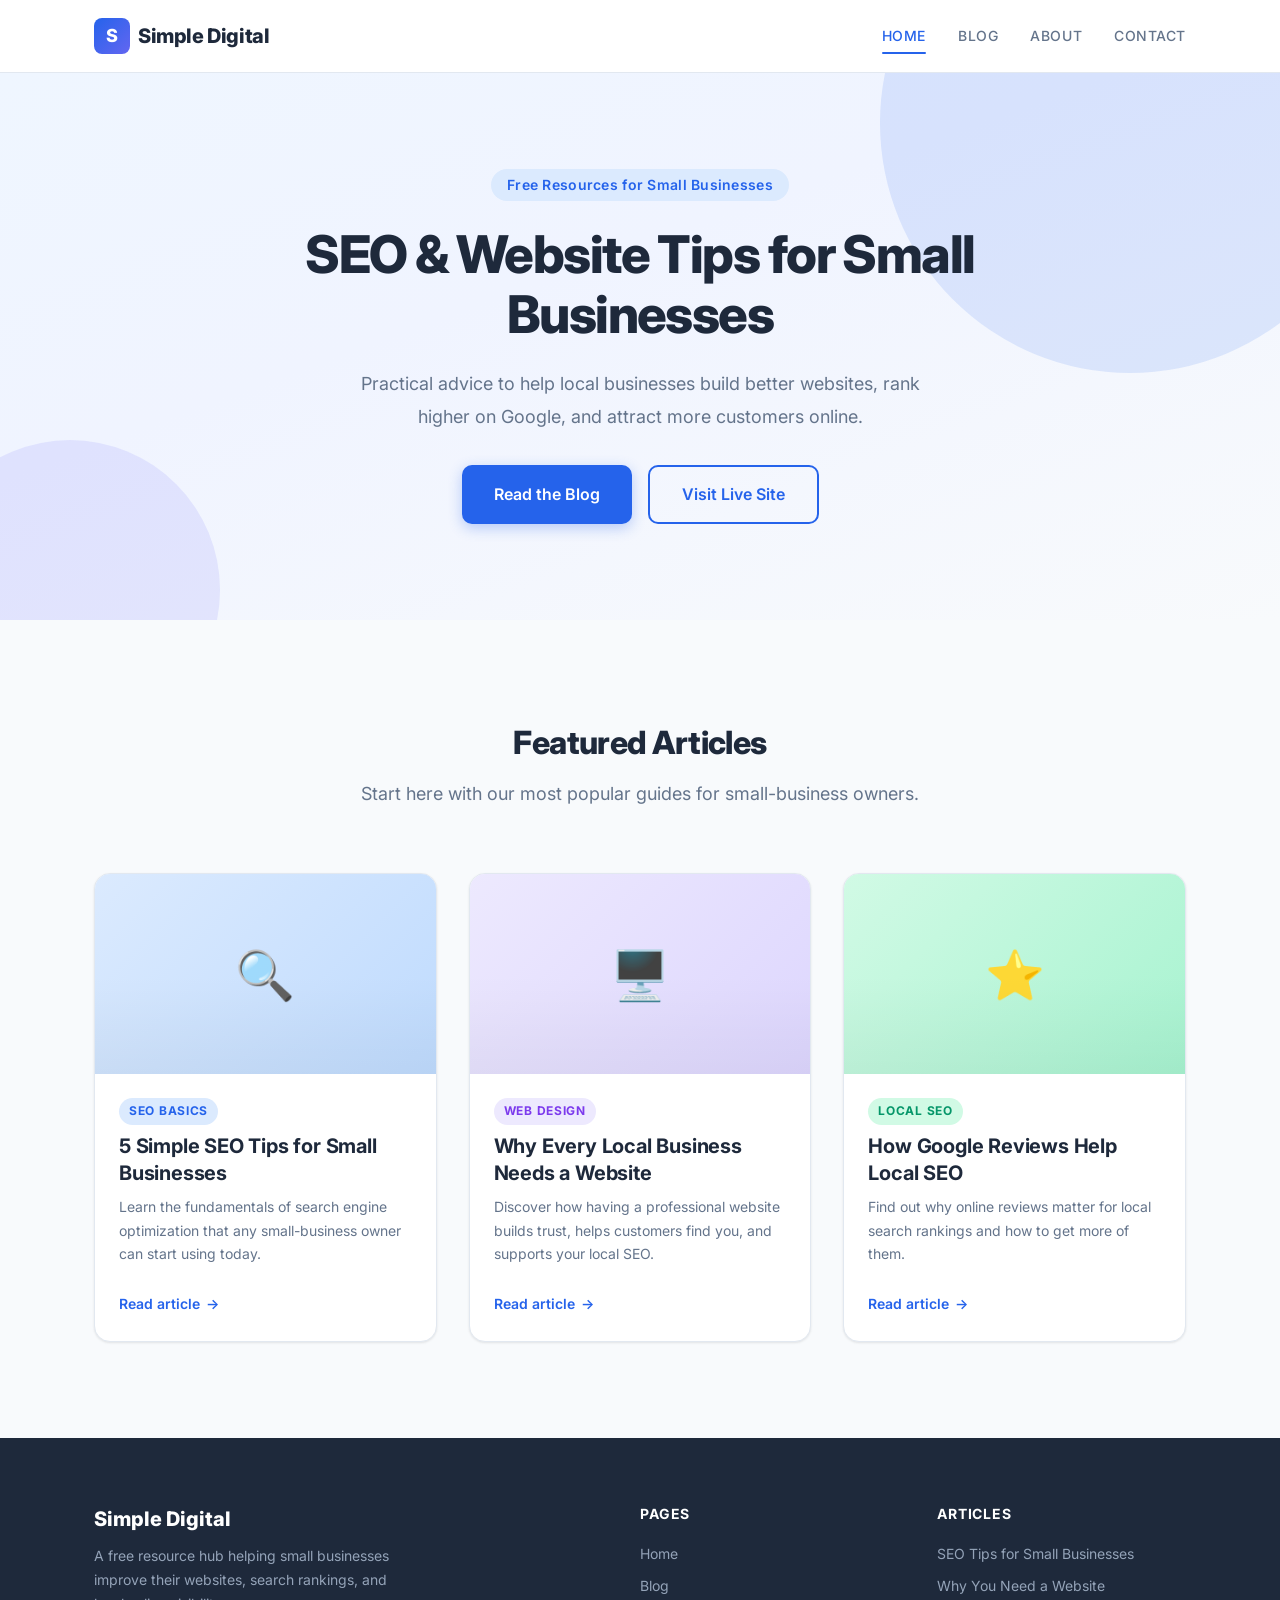
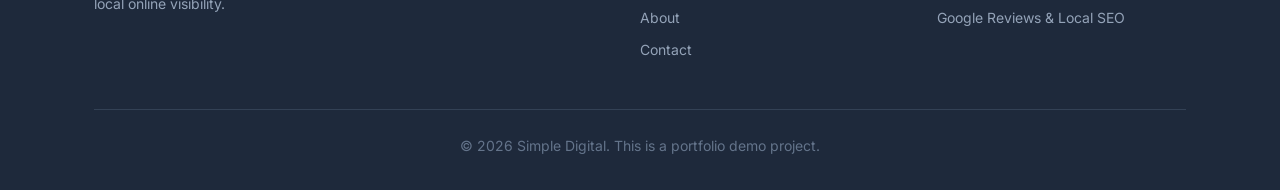
<file: index.html>
<!DOCTYPE html>
<html lang="en">
<head>
  <meta charset="UTF-8">
  <meta name="viewport" content="width=device-width, initial-scale=1.0">

  <!-- SEO: Unique page title with brand name and primary keyword -->
  <title>Simple Digital — SEO &amp; Website Tips for Small Businesses</title>

  <!-- SEO: Unique meta description for search engine snippets -->
  <meta name="description" content="Simple Digital helps small businesses improve their online presence with practical SEO tips, web design advice, and local marketing strategies.">

  <!-- Google Font -->
  <link rel="stylesheet" href="css/style.css">
</head>
<body>

  <!-- ========== HEADER / NAVIGATION ========== -->
  <header class="site-header">
    <div class="container">

      <!-- SEO: Brand name as a link to the homepage -->
      <a href="index.html" class="brand" aria-label="Simple Digital — Home">
        <span class="brand-icon">S</span>
        Simple Digital
      </a>

      <!-- Mobile hamburger button -->
      <button class="nav-toggle" id="nav-toggle" aria-label="Open navigation menu" aria-expanded="false">
        <span></span>
        <span></span>
        <span></span>
      </button>

      <!-- SEO: Descriptive anchor text in navigation links -->
      <nav class="nav-links" id="nav-links" aria-label="Main navigation">
        <a href="index.html" class="active">Home</a>
        <a href="blog.html">Blog</a>
        <a href="about.html">About</a>
        <a href="contact.html">Contact</a>
      </nav>

    </div>
  </header>

  <!-- ========== MAIN CONTENT ========== -->
  <main>

    <!-- HERO SECTION -->
    <section class="hero" aria-label="Introduction">
      <div class="container">
        <span class="hero-label">Free Resources for Small Businesses</span>

        <!-- SEO: Single H1 per page with primary keyword -->
        <h1>SEO &amp; Website Tips for Small Businesses</h1>

        <p>Practical advice to help local businesses build better websites, rank higher on Google, and attract more customers online.</p>

        <div class="hero-actions">
          <!-- SEO: Descriptive anchor text pointing to blog -->
          <a href="blog.html" class="btn btn-primary">Read the Blog</a>
          <a href="https://Gagan-Mand.github.io/seo-blog-template/" class="btn btn-outline" target="_blank" rel="noopener noreferrer">Visit Live Site</a>
        </div>
      </div>
    </section>

    <!-- FEATURED ARTICLES SECTION -->
    <section class="section" aria-label="Featured articles">
      <div class="container">

        <!-- SEO: H2 used for section heading (proper heading hierarchy) -->
        <div class="section-header">
          <h2>Featured Articles</h2>
          <p>Start here with our most popular guides for small-business owners.</p>
        </div>

        <div class="card-grid">

          <!-- Card 1 -->
          <article class="card">
            <div class="card-image seo-basics" aria-hidden="true">🔍</div>
            <div class="card-body">
              <span class="card-category seo-basics">SEO Basics</span>
              <!-- SEO: Descriptive anchor text on article title -->
              <h3><a href="post-1.html">5 Simple SEO Tips for Small Businesses</a></h3>
              <p>Learn the fundamentals of search engine optimization that any small-business owner can start using today.</p>
            </div>
            <div class="card-footer">
              <a href="post-1.html" class="card-link">Read article</a>
            </div>
          </article>

          <!-- Card 2 -->
          <article class="card">
            <div class="card-image web-design" aria-hidden="true">🖥️</div>
            <div class="card-body">
              <span class="card-category web-design">Web Design</span>
              <h3><a href="post-2.html">Why Every Local Business Needs a Website</a></h3>
              <p>Discover how having a professional website builds trust, helps customers find you, and supports your local SEO.</p>
            </div>
            <div class="card-footer">
              <a href="post-2.html" class="card-link">Read article</a>
            </div>
          </article>

          <!-- Card 3 -->
          <article class="card">
            <div class="card-image local-seo" aria-hidden="true">⭐</div>
            <div class="card-body">
              <span class="card-category local-seo">Local SEO</span>
              <h3><a href="post-3.html">How Google Reviews Help Local SEO</a></h3>
              <p>Find out why online reviews matter for local search rankings and how to get more of them.</p>
            </div>
            <div class="card-footer">
              <a href="post-3.html" class="card-link">Read article</a>
            </div>
          </article>

        </div>
      </div>
    </section>

  </main>

  <!-- ========== FOOTER ========== -->
  <footer class="site-footer">
    <div class="container">
      <div class="footer-grid">

        <div>
          <div class="footer-brand">Simple Digital</div>
          <p class="footer-desc">A free resource hub helping small businesses improve their websites, search rankings, and local online visibility.</p>
        </div>

        <div>
          <h3 class="footer-heading">Pages</h3>
          <div class="footer-links">
            <a href="index.html">Home</a>
            <a href="blog.html">Blog</a>
            <a href="about.html">About</a>
            <a href="contact.html">Contact</a>
          </div>
        </div>

        <div>
          <h3 class="footer-heading">Articles</h3>
          <div class="footer-links">
            <!-- SEO: Internal links with descriptive anchor text -->
            <a href="post-1.html">SEO Tips for Small Businesses</a>
            <a href="post-2.html">Why You Need a Website</a>
            <a href="post-3.html">Google Reviews &amp; Local SEO</a>
          </div>
        </div>

      </div>

      <div class="footer-bottom">
        &copy; 2026 Simple Digital. This is a portfolio demo project.
      </div>
    </div>
  </footer>

  <script src="js/script.js"></script>
</body>
</html>
</file>
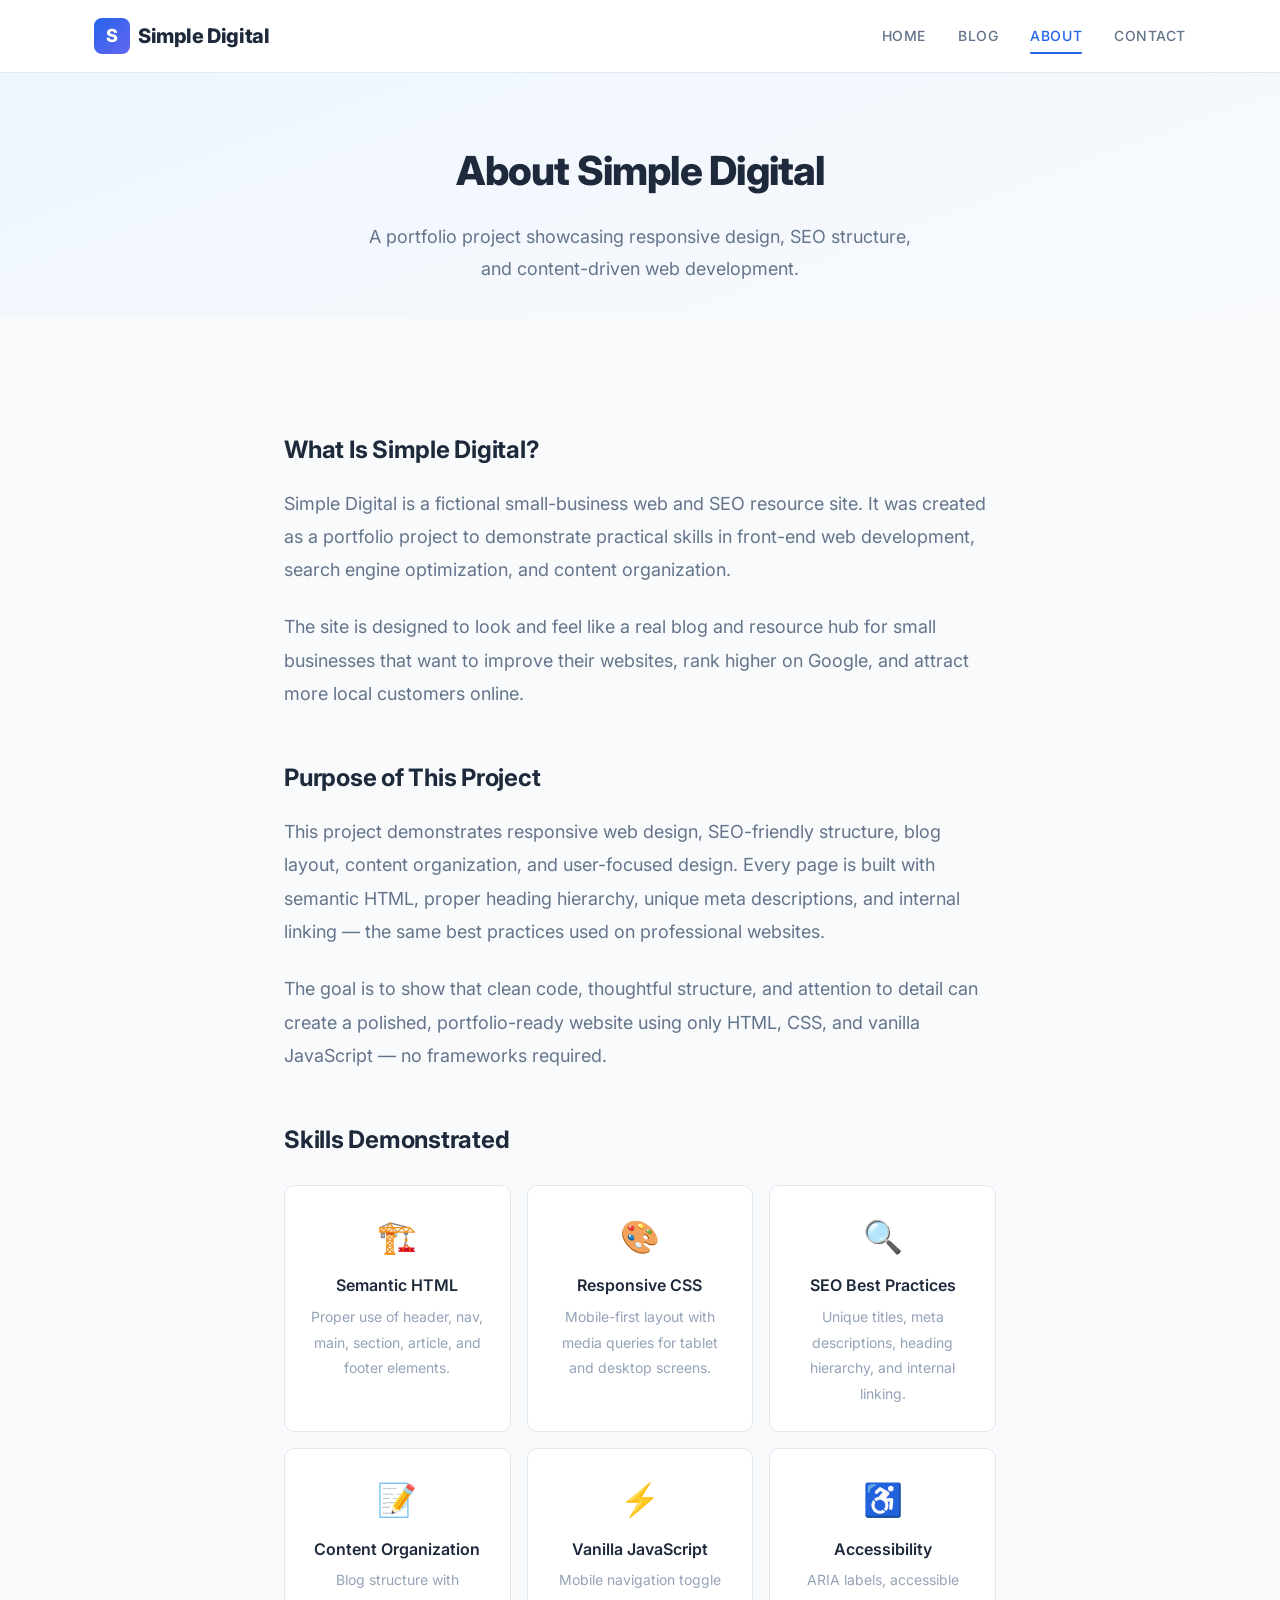
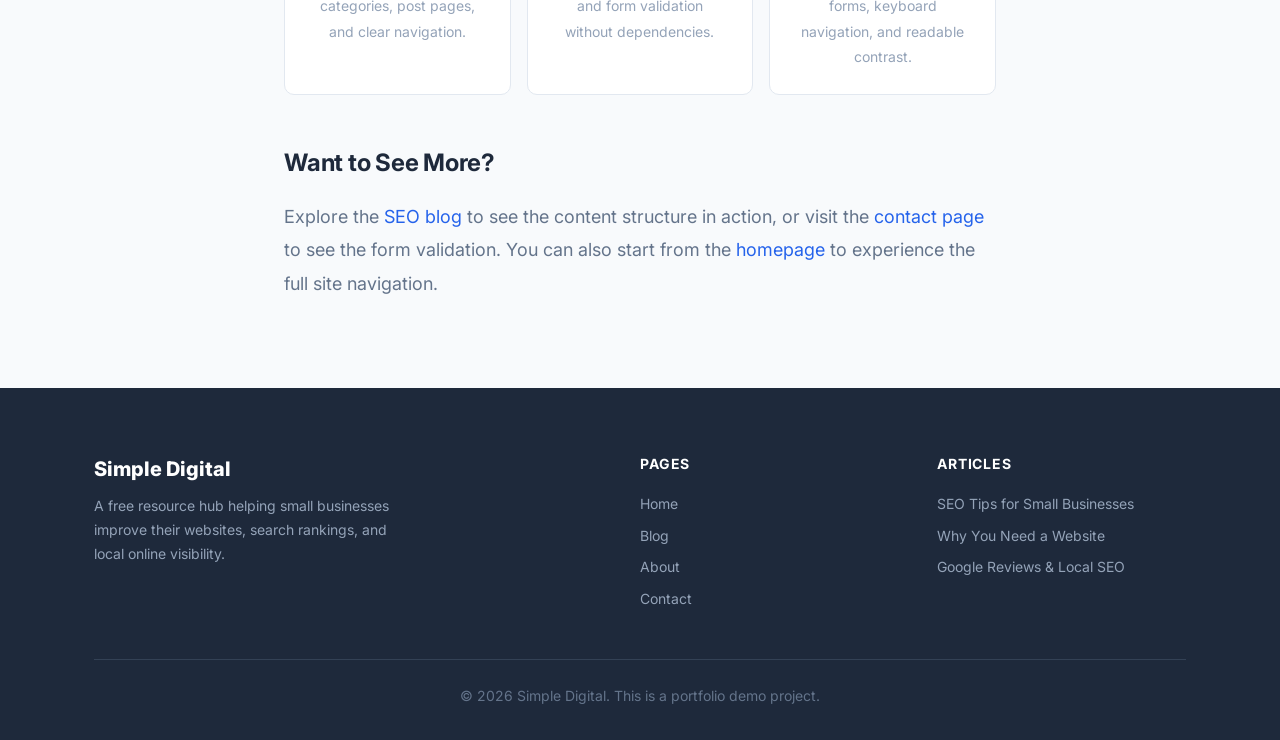
<file: about.html>
<!DOCTYPE html>
<html lang="en">
<head>
  <meta charset="UTF-8">
  <meta name="viewport" content="width=device-width, initial-scale=1.0">

  <!-- SEO: Unique title for the About page -->
  <title>About Simple Digital — Web Design &amp; SEO Portfolio Project</title>

  <!-- SEO: Unique meta description for the About page -->
  <meta name="description" content="Learn about Simple Digital, a portfolio project demonstrating responsive web design, SEO best practices, blog layout, and content organization for small businesses.">

  <link rel="stylesheet" href="css/style.css">
</head>
<body>

  <!-- ========== HEADER / NAVIGATION ========== -->
  <header class="site-header">
    <div class="container">
      <a href="index.html" class="brand" aria-label="Simple Digital — Home">
        <span class="brand-icon">S</span>
        Simple Digital
      </a>

      <button class="nav-toggle" id="nav-toggle" aria-label="Open navigation menu" aria-expanded="false">
        <span></span>
        <span></span>
        <span></span>
      </button>

      <nav class="nav-links" id="nav-links" aria-label="Main navigation">
        <a href="index.html">Home</a>
        <a href="blog.html">Blog</a>
        <a href="about.html" class="active">About</a>
        <a href="contact.html">Contact</a>
      </nav>
    </div>
  </header>

  <!-- ========== MAIN CONTENT ========== -->
  <main>

    <!-- PAGE HEADER -->
    <section class="page-header">
      <div class="container">
        <!-- SEO: Single H1 per page -->
        <h1>About Simple Digital</h1>
        <p>A portfolio project showcasing responsive design, SEO structure, and content-driven web development.</p>
      </div>
    </section>

    <!-- ABOUT CONTENT -->
    <section class="about-content">

      <!-- SEO: H2 for proper heading hierarchy -->
      <h2>What Is Simple Digital?</h2>

      <p>Simple Digital is a fictional small-business web and SEO resource site. It was created as a portfolio project to demonstrate practical skills in front-end web development, search engine optimization, and content organization.</p>

      <p>The site is designed to look and feel like a real blog and resource hub for small businesses that want to improve their websites, rank higher on Google, and attract more local customers online.</p>

      <h2>Purpose of This Project</h2>

      <p>This project demonstrates responsive web design, SEO-friendly structure, blog layout, content organization, and user-focused design. Every page is built with semantic HTML, proper heading hierarchy, unique meta descriptions, and internal linking — the same best practices used on professional websites.</p>

      <p>The goal is to show that clean code, thoughtful structure, and attention to detail can create a polished, portfolio-ready website using only HTML, CSS, and vanilla JavaScript — no frameworks required.</p>

      <h2>Skills Demonstrated</h2>

      <div class="skills-grid">

        <div class="skill-item">
          <div class="skill-icon">🏗️</div>
          <h3>Semantic HTML</h3>
          <p>Proper use of header, nav, main, section, article, and footer elements.</p>
        </div>

        <div class="skill-item">
          <div class="skill-icon">🎨</div>
          <h3>Responsive CSS</h3>
          <p>Mobile-first layout with media queries for tablet and desktop screens.</p>
        </div>

        <div class="skill-item">
          <div class="skill-icon">🔍</div>
          <h3>SEO Best Practices</h3>
          <p>Unique titles, meta descriptions, heading hierarchy, and internal linking.</p>
        </div>

        <div class="skill-item">
          <div class="skill-icon">📝</div>
          <h3>Content Organization</h3>
          <p>Blog structure with categories, post pages, and clear navigation.</p>
        </div>

        <div class="skill-item">
          <div class="skill-icon">⚡</div>
          <h3>Vanilla JavaScript</h3>
          <p>Mobile navigation toggle and form validation without dependencies.</p>
        </div>

        <div class="skill-item">
          <div class="skill-icon">♿</div>
          <h3>Accessibility</h3>
          <p>ARIA labels, accessible forms, keyboard navigation, and readable contrast.</p>
        </div>

      </div>

      <h2>Want to See More?</h2>

      <p>Explore the <a href="blog.html">SEO blog</a> to see the content structure in action, or visit the <a href="contact.html">contact page</a> to see the form validation. You can also start from the <a href="index.html">homepage</a> to experience the full site navigation.</p>

    </section>

  </main>

  <!-- ========== FOOTER ========== -->
  <footer class="site-footer">
    <div class="container">
      <div class="footer-grid">
        <div>
          <div class="footer-brand">Simple Digital</div>
          <p class="footer-desc">A free resource hub helping small businesses improve their websites, search rankings, and local online visibility.</p>
        </div>
        <div>
          <h3 class="footer-heading">Pages</h3>
          <div class="footer-links">
            <a href="index.html">Home</a>
            <a href="blog.html">Blog</a>
            <a href="about.html">About</a>
            <a href="contact.html">Contact</a>
          </div>
        </div>
        <div>
          <h3 class="footer-heading">Articles</h3>
          <div class="footer-links">
            <a href="post-1.html">SEO Tips for Small Businesses</a>
            <a href="post-2.html">Why You Need a Website</a>
            <a href="post-3.html">Google Reviews &amp; Local SEO</a>
          </div>
        </div>
      </div>
      <div class="footer-bottom">
        &copy; 2026 Simple Digital. This is a portfolio demo project.
      </div>
    </div>
  </footer>

  <script src="js/script.js"></script>
</body>
</html>
</file>
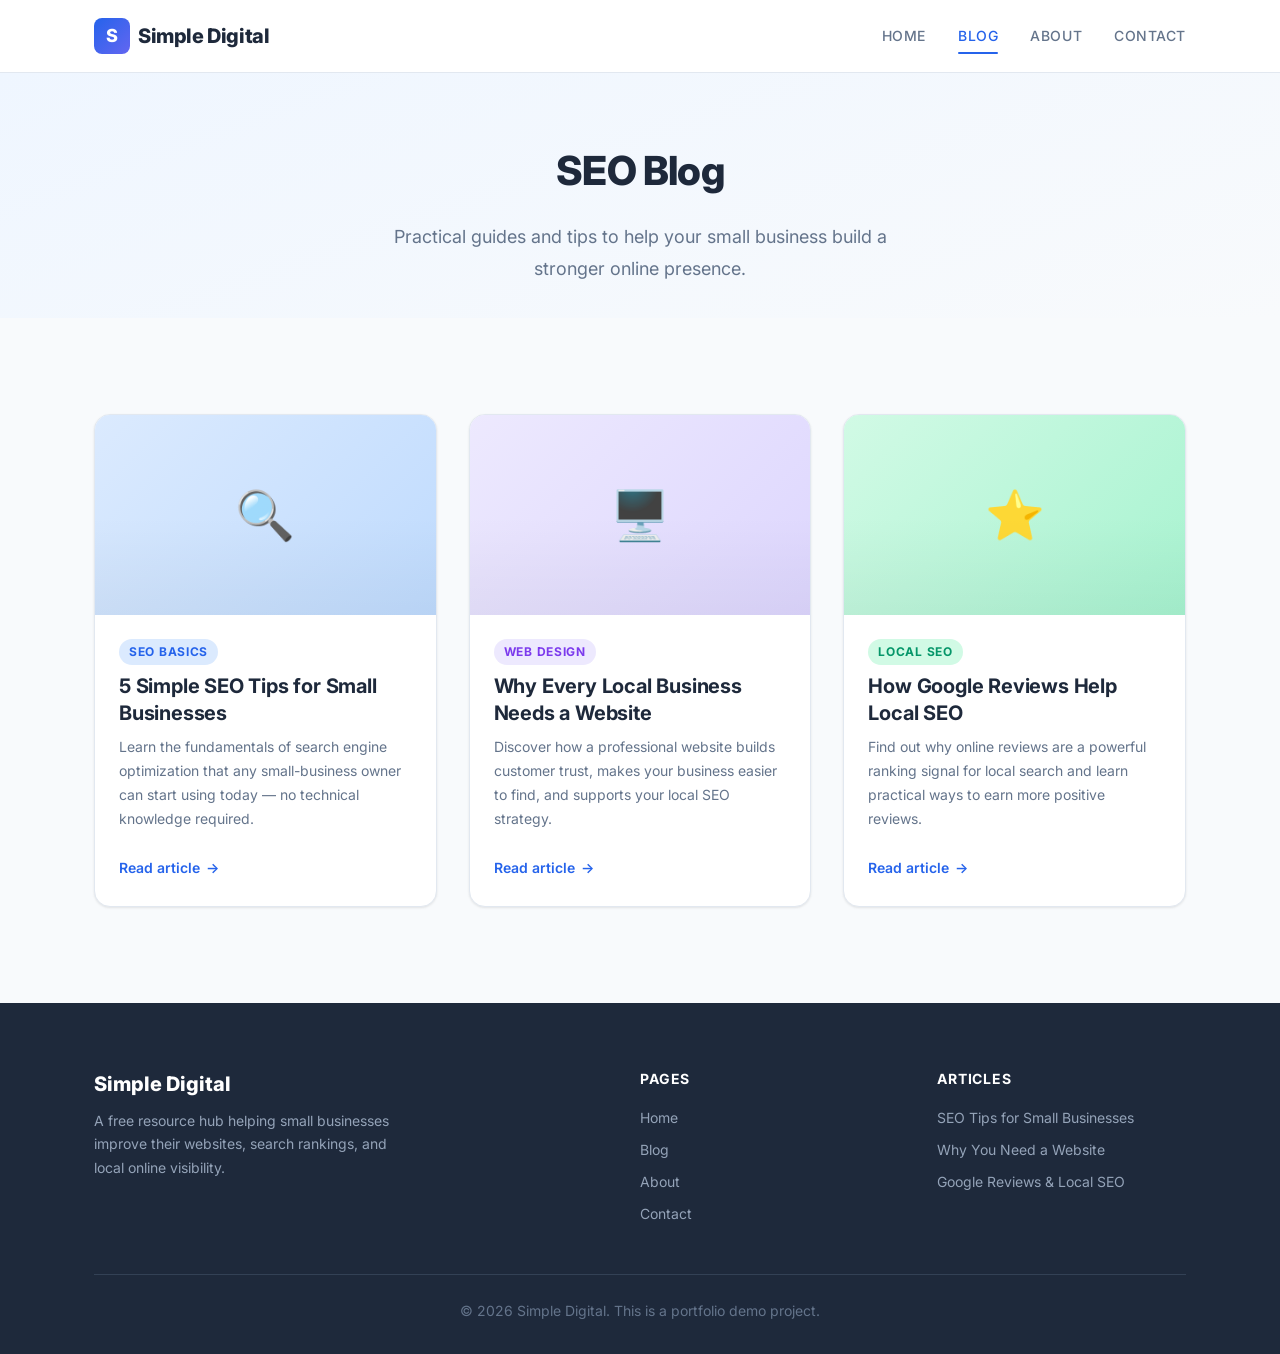
<file: blog.html>
<!DOCTYPE html>
<html lang="en">
<head>
  <meta charset="UTF-8">
  <meta name="viewport" content="width=device-width, initial-scale=1.0">

  <!-- SEO: Unique page title targeting blog/SEO keywords -->
  <title>SEO Blog — Tips &amp; Guides for Small Businesses | Simple Digital</title>

  <!-- SEO: Unique meta description summarizing the blog listing page -->
  <meta name="description" content="Browse practical SEO tips, web design advice, and local marketing guides written for small-business owners who want to grow online.">

  <link rel="stylesheet" href="css/style.css">
</head>
<body>

  <!-- ========== HEADER / NAVIGATION ========== -->
  <header class="site-header">
    <div class="container">
      <a href="index.html" class="brand" aria-label="Simple Digital — Home">
        <span class="brand-icon">S</span>
        Simple Digital
      </a>

      <button class="nav-toggle" id="nav-toggle" aria-label="Open navigation menu" aria-expanded="false">
        <span></span>
        <span></span>
        <span></span>
      </button>

      <nav class="nav-links" id="nav-links" aria-label="Main navigation">
        <a href="index.html">Home</a>
        <a href="blog.html" class="active">Blog</a>
        <a href="about.html">About</a>
        <a href="contact.html">Contact</a>
      </nav>
    </div>
  </header>

  <!-- ========== MAIN CONTENT ========== -->
  <main>

    <!-- PAGE HEADER -->
    <section class="page-header">
      <div class="container">
        <!-- SEO: Single H1 per page -->
        <h1>SEO Blog</h1>
        <p>Practical guides and tips to help your small business build a stronger online presence.</p>
      </div>
    </section>

    <!-- BLOG LISTING -->
    <section class="section" aria-label="Blog articles">
      <div class="container">
        <div class="card-grid">

          <!-- Card 1: SEO Basics -->
          <article class="card">
            <div class="card-image seo-basics" aria-hidden="true">🔍</div>
            <div class="card-body">
              <span class="card-category seo-basics">SEO Basics</span>
              <h3><a href="post-1.html">5 Simple SEO Tips for Small Businesses</a></h3>
              <p>Learn the fundamentals of search engine optimization that any small-business owner can start using today — no technical knowledge required.</p>
            </div>
            <div class="card-footer">
              <!-- SEO: Descriptive link text -->
              <a href="post-1.html" class="card-link">Read article</a>
            </div>
          </article>

          <!-- Card 2: Web Design -->
          <article class="card">
            <div class="card-image web-design" aria-hidden="true">🖥️</div>
            <div class="card-body">
              <span class="card-category web-design">Web Design</span>
              <h3><a href="post-2.html">Why Every Local Business Needs a Website</a></h3>
              <p>Discover how a professional website builds customer trust, makes your business easier to find, and supports your local SEO strategy.</p>
            </div>
            <div class="card-footer">
              <a href="post-2.html" class="card-link">Read article</a>
            </div>
          </article>

          <!-- Card 3: Local SEO -->
          <article class="card">
            <div class="card-image local-seo" aria-hidden="true">⭐</div>
            <div class="card-body">
              <span class="card-category local-seo">Local SEO</span>
              <h3><a href="post-3.html">How Google Reviews Help Local SEO</a></h3>
              <p>Find out why online reviews are a powerful ranking signal for local search and learn practical ways to earn more positive reviews.</p>
            </div>
            <div class="card-footer">
              <a href="post-3.html" class="card-link">Read article</a>
            </div>
          </article>

        </div>
      </div>
    </section>

  </main>

  <!-- ========== FOOTER ========== -->
  <footer class="site-footer">
    <div class="container">
      <div class="footer-grid">
        <div>
          <div class="footer-brand">Simple Digital</div>
          <p class="footer-desc">A free resource hub helping small businesses improve their websites, search rankings, and local online visibility.</p>
        </div>
        <div>
          <h3 class="footer-heading">Pages</h3>
          <div class="footer-links">
            <a href="index.html">Home</a>
            <a href="blog.html">Blog</a>
            <a href="about.html">About</a>
            <a href="contact.html">Contact</a>
          </div>
        </div>
        <div>
          <h3 class="footer-heading">Articles</h3>
          <div class="footer-links">
            <a href="post-1.html">SEO Tips for Small Businesses</a>
            <a href="post-2.html">Why You Need a Website</a>
            <a href="post-3.html">Google Reviews &amp; Local SEO</a>
          </div>
        </div>
      </div>
      <div class="footer-bottom">
        &copy; 2026 Simple Digital. This is a portfolio demo project.
      </div>
    </div>
  </footer>

  <script src="js/script.js"></script>
</body>
</html>
</file>
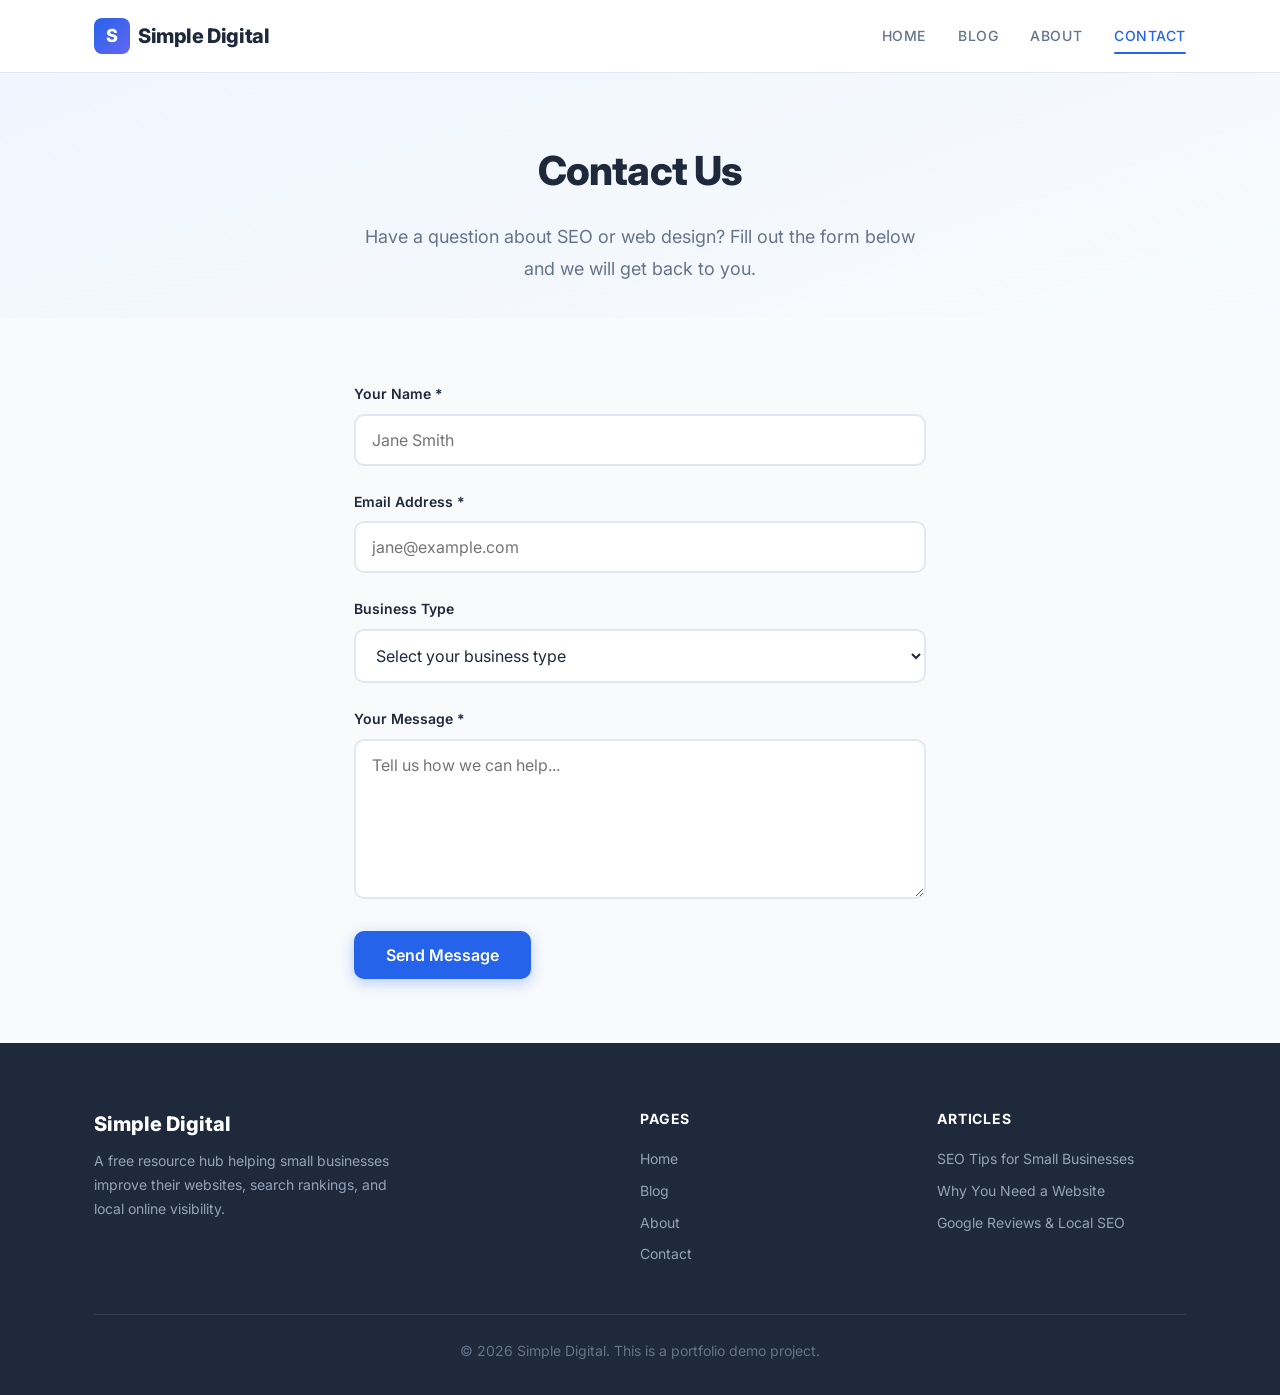
<file: contact.html>
<!DOCTYPE html>
<html lang="en">
<head>
  <meta charset="UTF-8">
  <meta name="viewport" content="width=device-width, initial-scale=1.0">

  <!-- SEO: Unique title for the Contact page -->
  <title>Contact Us — Get in Touch | Simple Digital</title>

  <!-- SEO: Unique meta description for the Contact page -->
  <meta name="description" content="Have a question about web design or SEO for your small business? Contact Simple Digital using our simple form and we will get back to you.">

  <link rel="stylesheet" href="css/style.css">
</head>
<body>

  <!-- ========== HEADER / NAVIGATION ========== -->
  <header class="site-header">
    <div class="container">
      <a href="index.html" class="brand" aria-label="Simple Digital — Home">
        <span class="brand-icon">S</span>
        Simple Digital
      </a>

      <button class="nav-toggle" id="nav-toggle" aria-label="Open navigation menu" aria-expanded="false">
        <span></span>
        <span></span>
        <span></span>
      </button>

      <nav class="nav-links" id="nav-links" aria-label="Main navigation">
        <a href="index.html">Home</a>
        <a href="blog.html">Blog</a>
        <a href="about.html">About</a>
        <a href="contact.html" class="active">Contact</a>
      </nav>
    </div>
  </header>

  <!-- ========== MAIN CONTENT ========== -->
  <main>

    <!-- PAGE HEADER -->
    <section class="page-header">
      <div class="container">
        <!-- SEO: Single H1 per page -->
        <h1>Contact Us</h1>
        <p>Have a question about SEO or web design? Fill out the form below and we will get back to you.</p>
      </div>
    </section>

    <!-- CONTACT FORM -->
    <section class="contact-section" aria-label="Contact form">

      <!-- Success message (shown after valid submission) -->
      <div class="form-success" id="form-success">
        ✅ Thank you for your message! We will get back to you soon.
      </div>

      <form id="contact-form" novalidate>

        <!-- Name field -->
        <div class="form-group">
          <label for="contact-name">Your Name <span aria-hidden="true">*</span></label>
          <input type="text" id="contact-name" name="name" placeholder="Jane Smith" autocomplete="name" required>
          <div class="form-error" id="name-error" role="alert"></div>
        </div>

        <!-- Email field -->
        <div class="form-group">
          <label for="contact-email">Email Address <span aria-hidden="true">*</span></label>
          <input type="email" id="contact-email" name="email" placeholder="jane@example.com" autocomplete="email" required>
          <div class="form-error" id="email-error" role="alert"></div>
        </div>

        <!-- Business type (optional) -->
        <div class="form-group">
          <label for="contact-business">Business Type</label>
          <select id="contact-business" name="business">
            <option value="">Select your business type</option>
            <option value="retail">Retail / Shop</option>
            <option value="restaurant">Restaurant / Food Service</option>
            <option value="services">Professional Services</option>
            <option value="health">Health &amp; Wellness</option>
            <option value="construction">Construction / Trades</option>
            <option value="other">Other</option>
          </select>
        </div>

        <!-- Message field -->
        <div class="form-group">
          <label for="contact-message">Your Message <span aria-hidden="true">*</span></label>
          <textarea id="contact-message" name="message" placeholder="Tell us how we can help..." required></textarea>
          <div class="form-error" id="message-error" role="alert"></div>
        </div>

        <!-- Submit button -->
        <button type="submit" class="btn btn-primary" id="contact-submit">Send Message</button>

      </form>

    </section>

  </main>

  <!-- ========== FOOTER ========== -->
  <footer class="site-footer">
    <div class="container">
      <div class="footer-grid">
        <div>
          <div class="footer-brand">Simple Digital</div>
          <p class="footer-desc">A free resource hub helping small businesses improve their websites, search rankings, and local online visibility.</p>
        </div>
        <div>
          <h3 class="footer-heading">Pages</h3>
          <div class="footer-links">
            <a href="index.html">Home</a>
            <a href="blog.html">Blog</a>
            <a href="about.html">About</a>
            <a href="contact.html">Contact</a>
          </div>
        </div>
        <div>
          <h3 class="footer-heading">Articles</h3>
          <div class="footer-links">
            <a href="post-1.html">SEO Tips for Small Businesses</a>
            <a href="post-2.html">Why You Need a Website</a>
            <a href="post-3.html">Google Reviews &amp; Local SEO</a>
          </div>
        </div>
      </div>
      <div class="footer-bottom">
        &copy; 2026 Simple Digital. This is a portfolio demo project.
      </div>
    </div>
  </footer>

  <script src="js/script.js"></script>
</body>
</html>
</file>
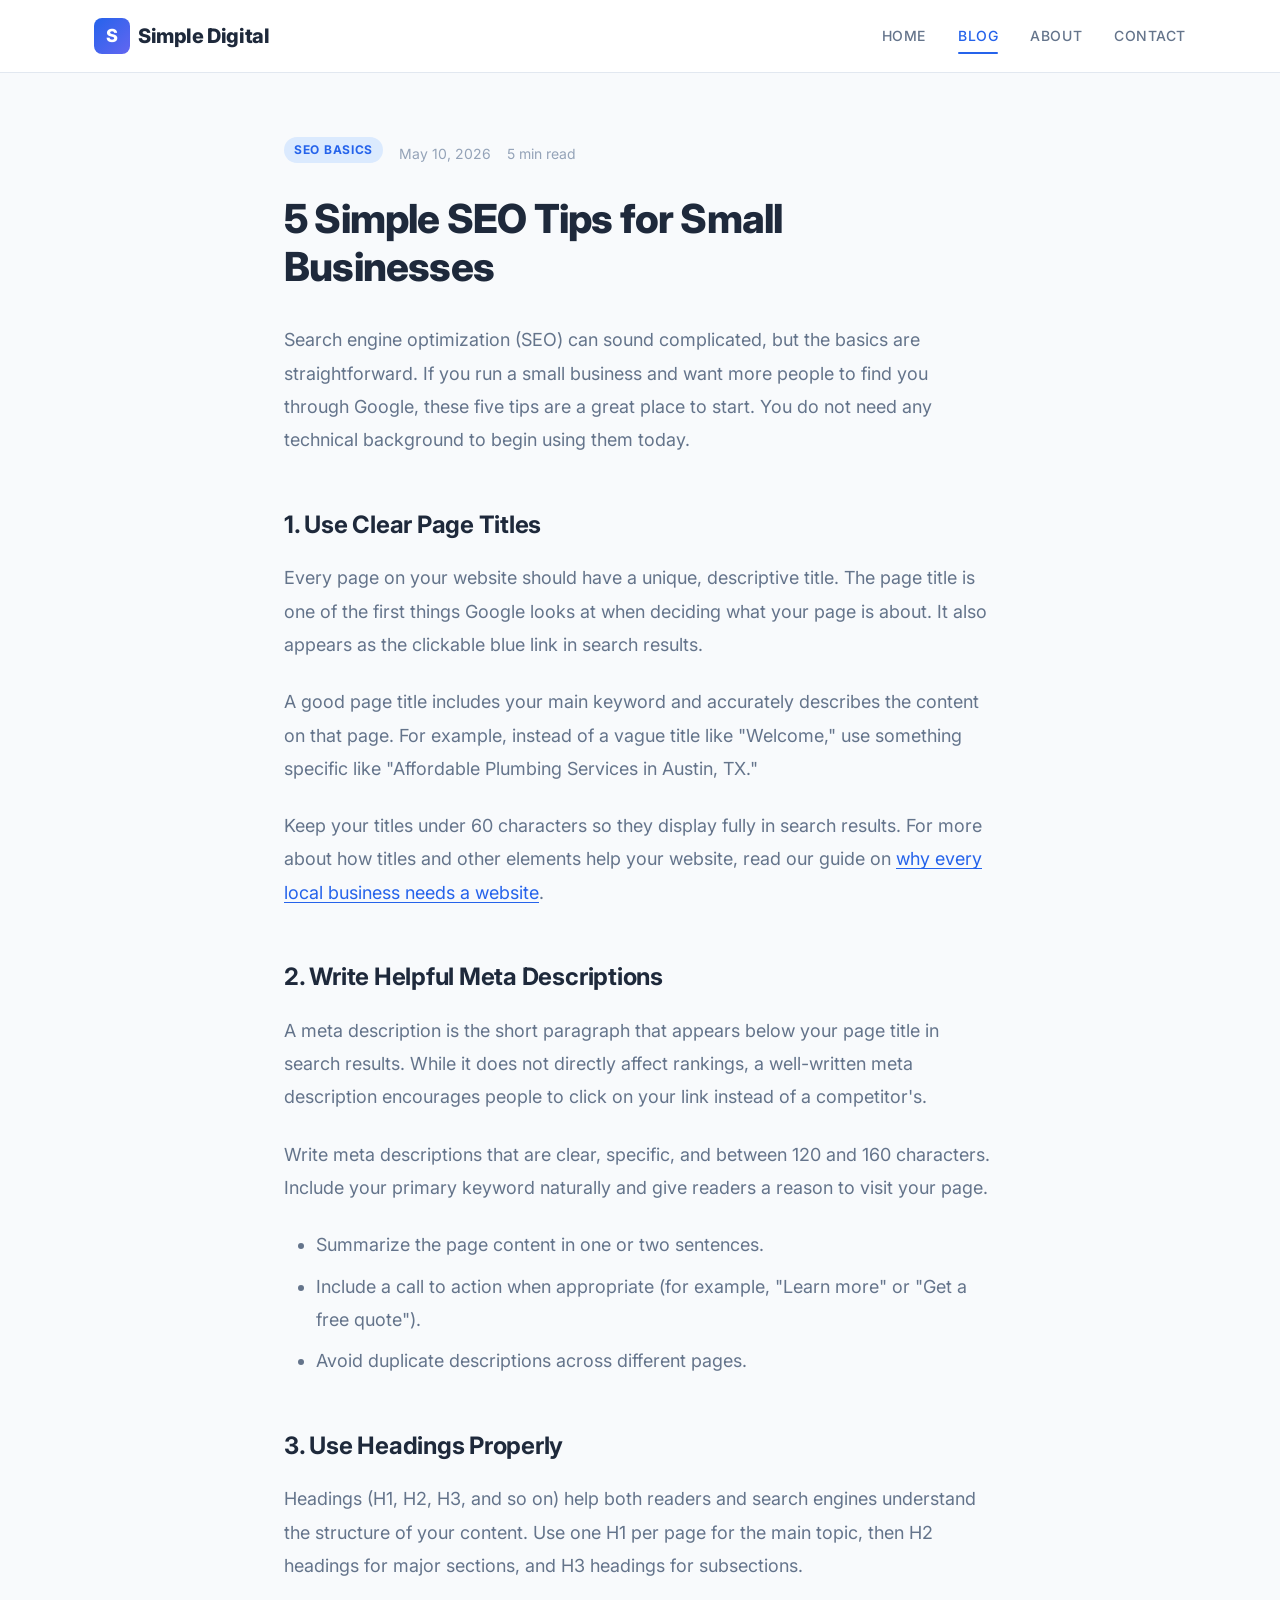
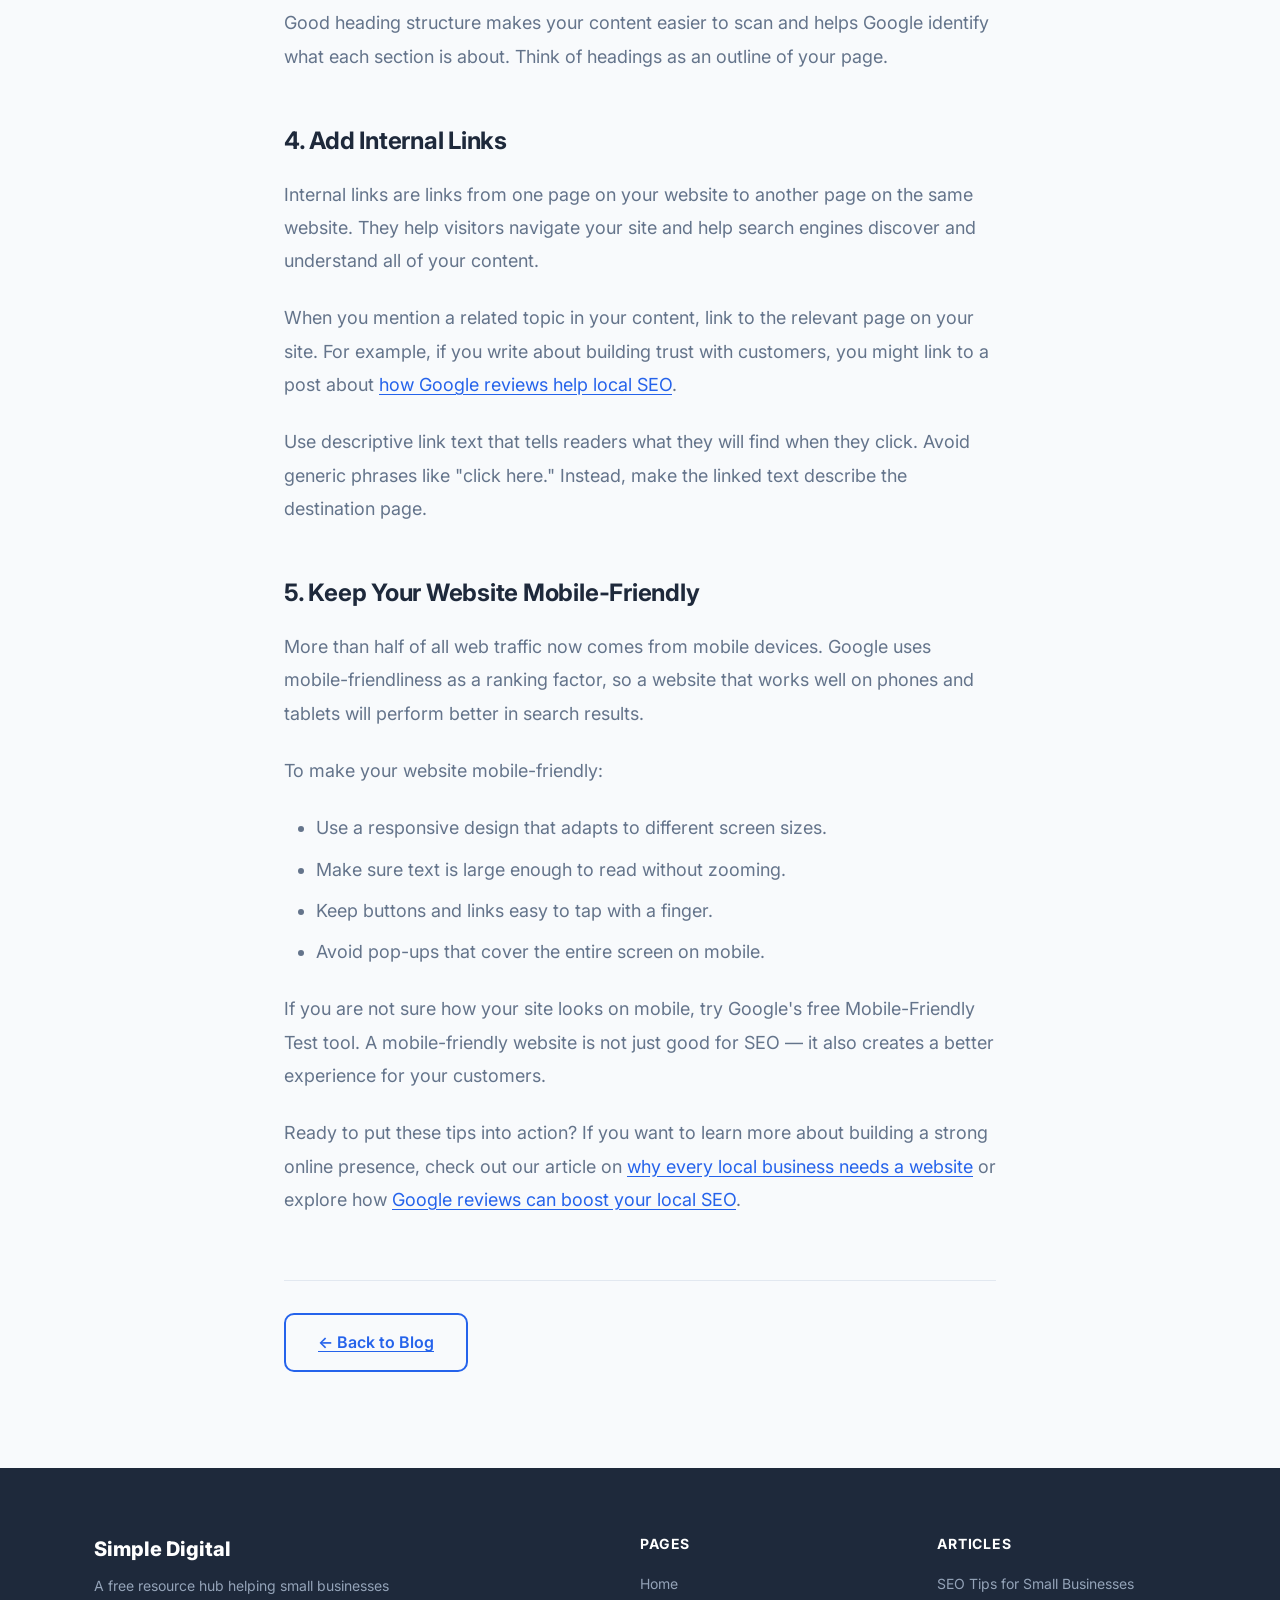
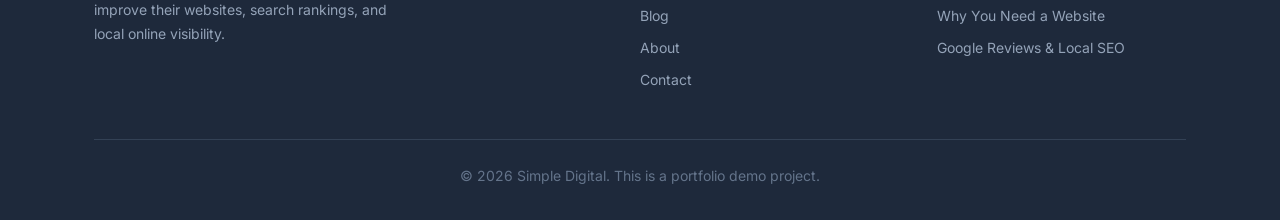
<file: post-1.html>
<!DOCTYPE html>
<html lang="en">
<head>
  <meta charset="UTF-8">
  <meta name="viewport" content="width=device-width, initial-scale=1.0">

  <!-- SEO: Unique title with the blog post topic and brand -->
  <title>5 Simple SEO Tips for Small Businesses | Simple Digital</title>

  <!-- SEO: Unique meta description summarizing the post content -->
  <meta name="description" content="Learn five easy SEO tips that any small-business owner can use to improve search rankings, drive more traffic, and get found online.">

  <link rel="stylesheet" href="css/style.css">
</head>
<body>

  <!-- ========== HEADER / NAVIGATION ========== -->
  <header class="site-header">
    <div class="container">
      <a href="index.html" class="brand" aria-label="Simple Digital — Home">
        <span class="brand-icon">S</span>
        Simple Digital
      </a>

      <button class="nav-toggle" id="nav-toggle" aria-label="Open navigation menu" aria-expanded="false">
        <span></span>
        <span></span>
        <span></span>
      </button>

      <nav class="nav-links" id="nav-links" aria-label="Main navigation">
        <a href="index.html">Home</a>
        <a href="blog.html" class="active">Blog</a>
        <a href="about.html">About</a>
        <a href="contact.html">Contact</a>
      </nav>
    </div>
  </header>

  <!-- ========== MAIN CONTENT ========== -->
  <main>
    <article class="post-page">
      <div class="container post-container">

        <!-- Post meta information -->
        <div class="post-meta">
          <span class="card-category seo-basics">SEO Basics</span>
          <span class="date">May 10, 2026</span>
          <span class="read-time">5 min read</span>
        </div>

        <!-- SEO: Single H1 per page — the blog post title -->
        <h1>5 Simple SEO Tips for Small Businesses</h1>

        <p>Search engine optimization (SEO) can sound complicated, but the basics are straightforward. If you run a small business and want more people to find you through Google, these five tips are a great place to start. You do not need any technical background to begin using them today.</p>

        <!-- SEO: H2 headings for each major section (proper heading hierarchy) -->
        <h2>1. Use Clear Page Titles</h2>

        <p>Every page on your website should have a unique, descriptive title. The page title is one of the first things Google looks at when deciding what your page is about. It also appears as the clickable blue link in search results.</p>

        <p>A good page title includes your main keyword and accurately describes the content on that page. For example, instead of a vague title like "Welcome," use something specific like "Affordable Plumbing Services in Austin, TX."</p>

        <p>Keep your titles under 60 characters so they display fully in search results. For more about how titles and other elements help your website, read our guide on <a href="post-2.html">why every local business needs a website</a>.</p>

        <h2>2. Write Helpful Meta Descriptions</h2>

        <p>A meta description is the short paragraph that appears below your page title in search results. While it does not directly affect rankings, a well-written meta description encourages people to click on your link instead of a competitor's.</p>

        <p>Write meta descriptions that are clear, specific, and between 120 and 160 characters. Include your primary keyword naturally and give readers a reason to visit your page.</p>

        <ul>
          <li>Summarize the page content in one or two sentences.</li>
          <li>Include a call to action when appropriate (for example, "Learn more" or "Get a free quote").</li>
          <li>Avoid duplicate descriptions across different pages.</li>
        </ul>

        <h2>3. Use Headings Properly</h2>

        <p>Headings (H1, H2, H3, and so on) help both readers and search engines understand the structure of your content. Use one H1 per page for the main topic, then H2 headings for major sections, and H3 headings for subsections.</p>

        <p>Good heading structure makes your content easier to scan and helps Google identify what each section is about. Think of headings as an outline of your page.</p>

        <h2>4. Add Internal Links</h2>

        <p>Internal links are links from one page on your website to another page on the same website. They help visitors navigate your site and help search engines discover and understand all of your content.</p>

        <p>When you mention a related topic in your content, link to the relevant page on your site. For example, if you write about building trust with customers, you might link to a post about <a href="post-3.html">how Google reviews help local SEO</a>.</p>

        <p>Use descriptive link text that tells readers what they will find when they click. Avoid generic phrases like "click here." Instead, make the linked text describe the destination page.</p>

        <h2>5. Keep Your Website Mobile-Friendly</h2>

        <p>More than half of all web traffic now comes from mobile devices. Google uses mobile-friendliness as a ranking factor, so a website that works well on phones and tablets will perform better in search results.</p>

        <p>To make your website mobile-friendly:</p>

        <ul>
          <li>Use a responsive design that adapts to different screen sizes.</li>
          <li>Make sure text is large enough to read without zooming.</li>
          <li>Keep buttons and links easy to tap with a finger.</li>
          <li>Avoid pop-ups that cover the entire screen on mobile.</li>
        </ul>

        <p>If you are not sure how your site looks on mobile, try Google's free Mobile-Friendly Test tool. A mobile-friendly website is not just good for SEO — it also creates a better experience for your customers.</p>

        <p>Ready to put these tips into action? If you want to learn more about building a strong online presence, check out our article on <a href="post-2.html">why every local business needs a website</a> or explore how <a href="post-3.html">Google reviews can boost your local SEO</a>.</p>

        <!-- Back to Blog navigation -->
        <div class="post-nav">
          <a href="blog.html" class="btn btn-outline">← Back to Blog</a>
        </div>

      </div>
    </article>
  </main>

  <!-- ========== FOOTER ========== -->
  <footer class="site-footer">
    <div class="container">
      <div class="footer-grid">
        <div>
          <div class="footer-brand">Simple Digital</div>
          <p class="footer-desc">A free resource hub helping small businesses improve their websites, search rankings, and local online visibility.</p>
        </div>
        <div>
          <h3 class="footer-heading">Pages</h3>
          <div class="footer-links">
            <a href="index.html">Home</a>
            <a href="blog.html">Blog</a>
            <a href="about.html">About</a>
            <a href="contact.html">Contact</a>
          </div>
        </div>
        <div>
          <h3 class="footer-heading">Articles</h3>
          <div class="footer-links">
            <a href="post-1.html">SEO Tips for Small Businesses</a>
            <a href="post-2.html">Why You Need a Website</a>
            <a href="post-3.html">Google Reviews &amp; Local SEO</a>
          </div>
        </div>
      </div>
      <div class="footer-bottom">
        &copy; 2026 Simple Digital. This is a portfolio demo project.
      </div>
    </div>
  </footer>

  <script src="js/script.js"></script>
</body>
</html>
</file>
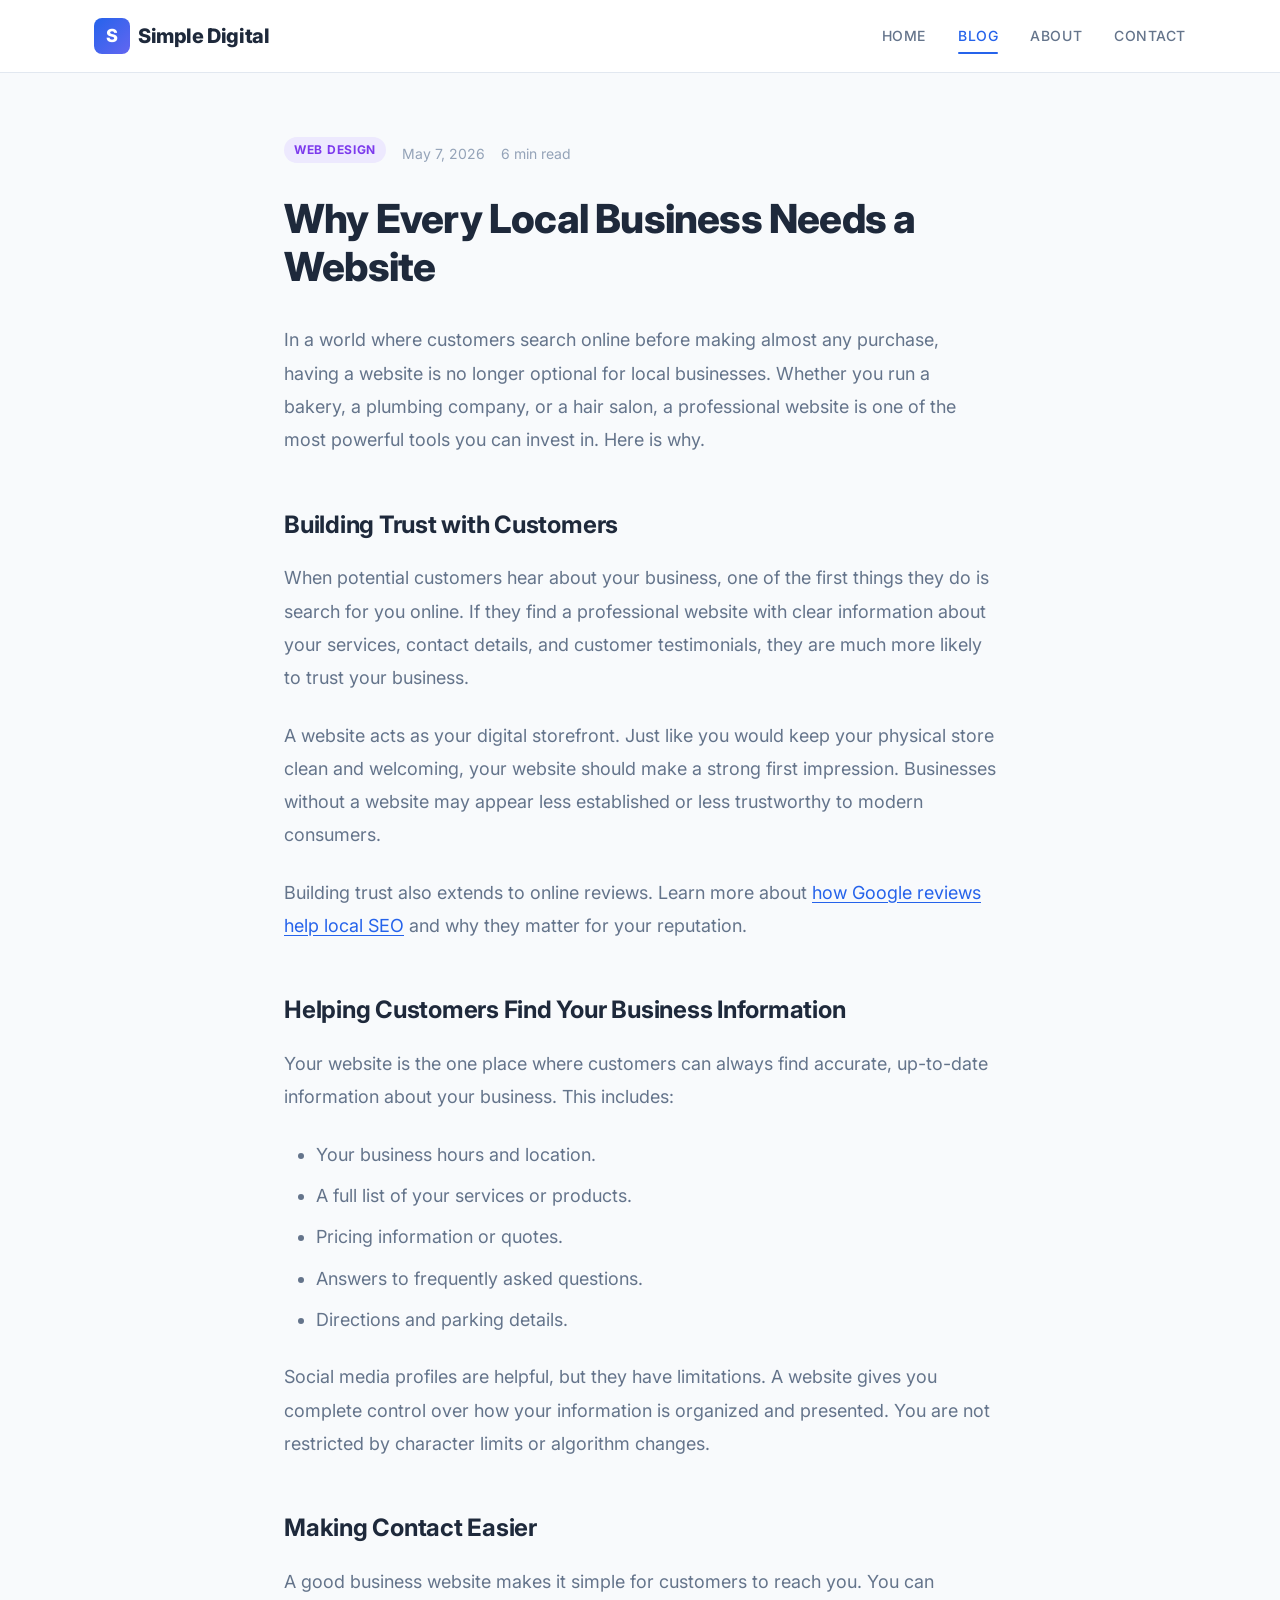
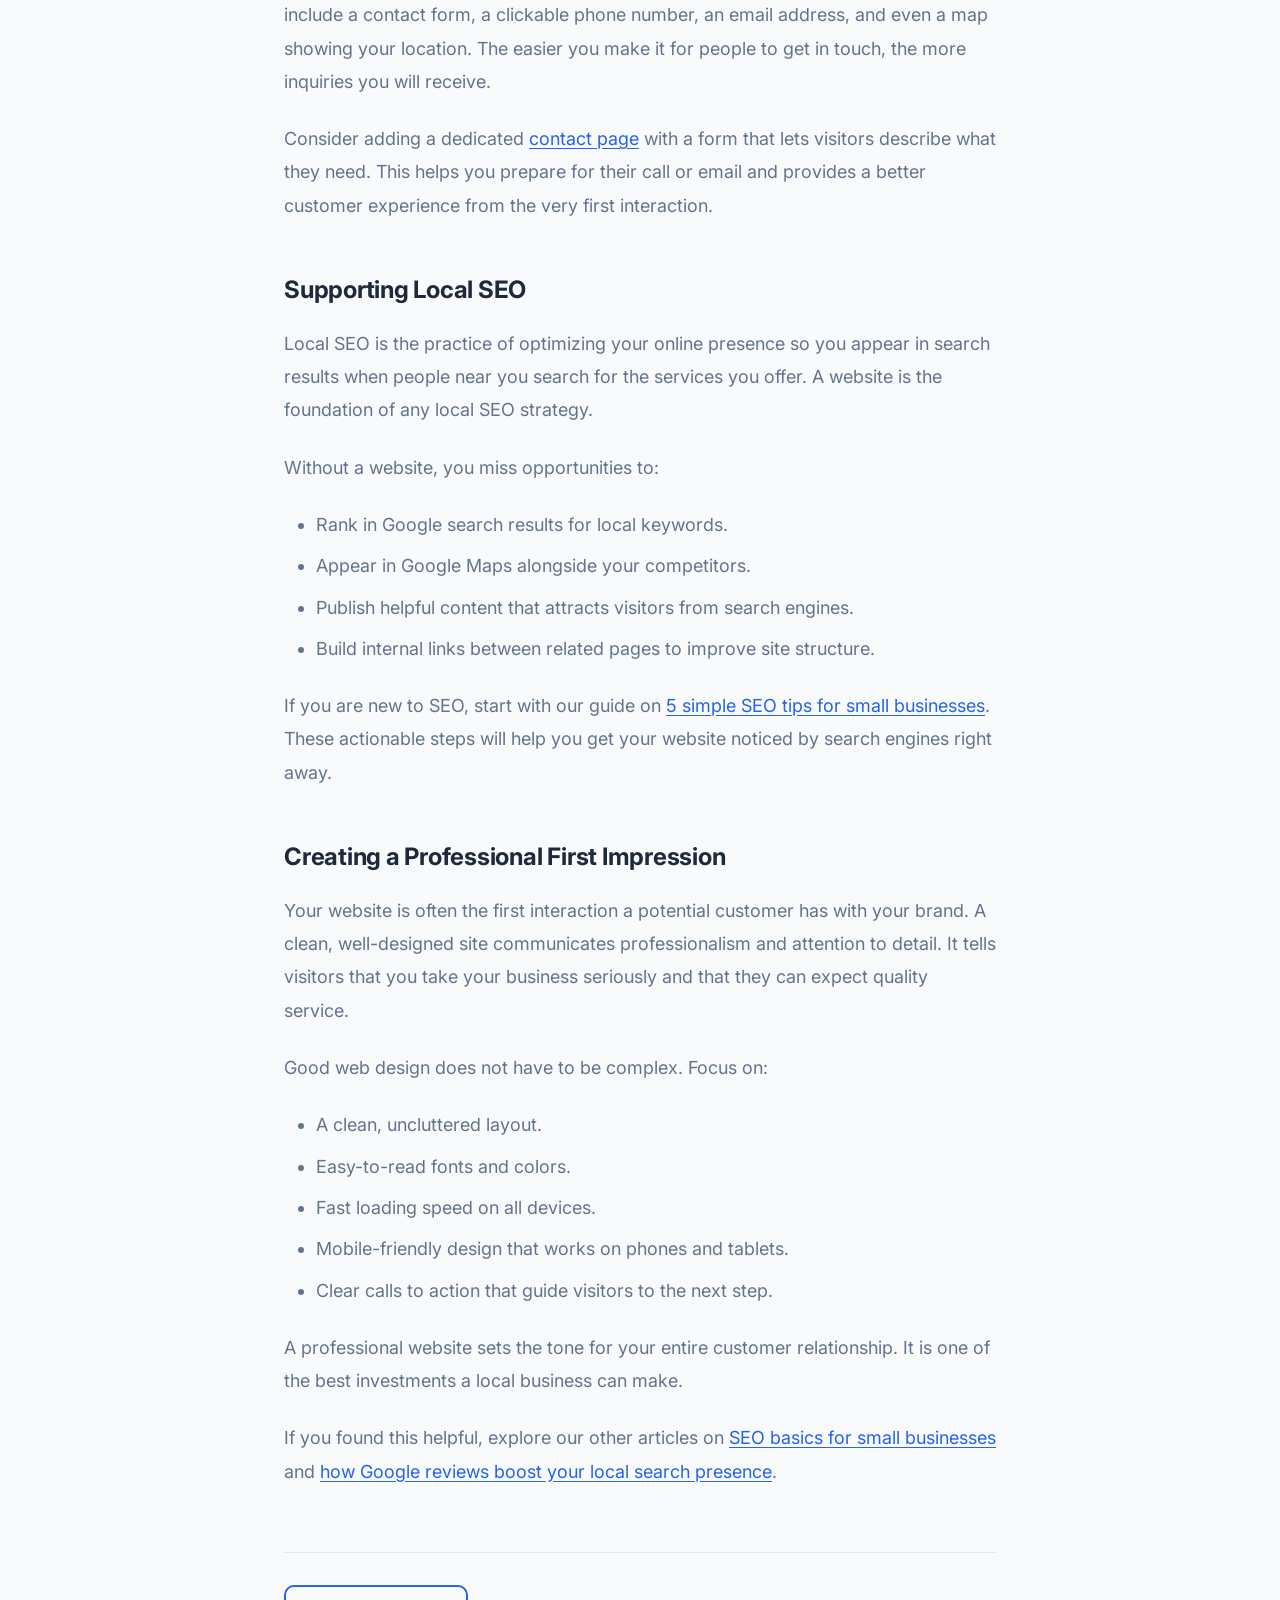
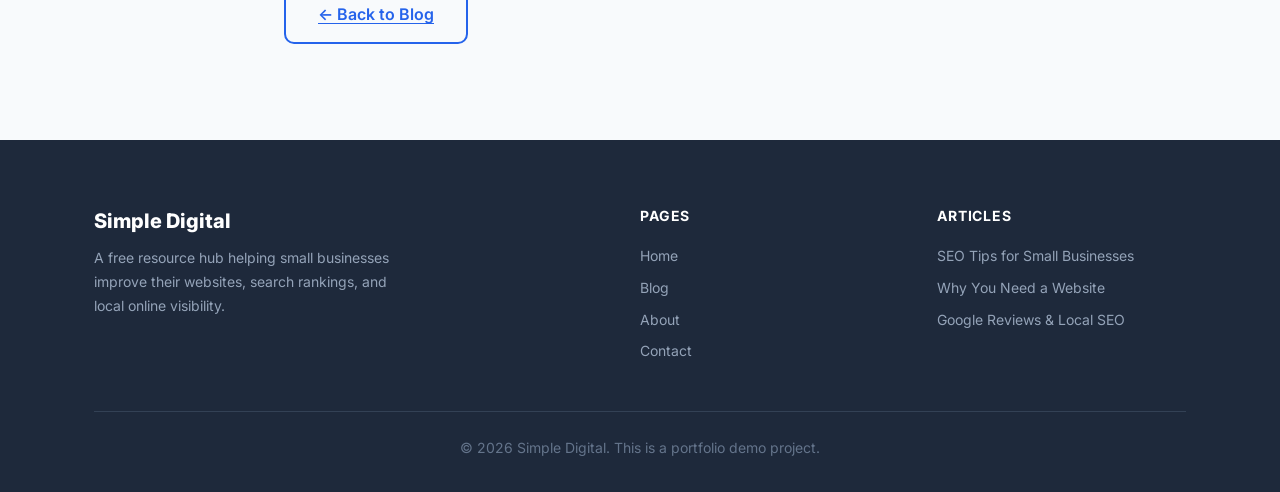
<file: post-2.html>
<!DOCTYPE html>
<html lang="en">
<head>
  <meta charset="UTF-8">
  <meta name="viewport" content="width=device-width, initial-scale=1.0">

  <!-- SEO: Unique title focused on local business website topic -->
  <title>Why Every Local Business Needs a Website | Simple Digital</title>

  <!-- SEO: Unique meta description for this post -->
  <meta name="description" content="Discover why a professional website is essential for every local business — from building trust and improving SEO to making it easy for customers to contact you.">

  <link rel="stylesheet" href="css/style.css">
</head>
<body>

  <!-- ========== HEADER / NAVIGATION ========== -->
  <header class="site-header">
    <div class="container">
      <a href="index.html" class="brand" aria-label="Simple Digital — Home">
        <span class="brand-icon">S</span>
        Simple Digital
      </a>

      <button class="nav-toggle" id="nav-toggle" aria-label="Open navigation menu" aria-expanded="false">
        <span></span>
        <span></span>
        <span></span>
      </button>

      <nav class="nav-links" id="nav-links" aria-label="Main navigation">
        <a href="index.html">Home</a>
        <a href="blog.html" class="active">Blog</a>
        <a href="about.html">About</a>
        <a href="contact.html">Contact</a>
      </nav>
    </div>
  </header>

  <!-- ========== MAIN CONTENT ========== -->
  <main>
    <article class="post-page">
      <div class="container post-container">

        <div class="post-meta">
          <span class="card-category web-design">Web Design</span>
          <span class="date">May 7, 2026</span>
          <span class="read-time">6 min read</span>
        </div>

        <!-- SEO: Single H1 per page -->
        <h1>Why Every Local Business Needs a Website</h1>

        <p>In a world where customers search online before making almost any purchase, having a website is no longer optional for local businesses. Whether you run a bakery, a plumbing company, or a hair salon, a professional website is one of the most powerful tools you can invest in. Here is why.</p>

        <!-- SEO: H2 headings for proper heading hierarchy -->
        <h2>Building Trust with Customers</h2>

        <p>When potential customers hear about your business, one of the first things they do is search for you online. If they find a professional website with clear information about your services, contact details, and customer testimonials, they are much more likely to trust your business.</p>

        <p>A website acts as your digital storefront. Just like you would keep your physical store clean and welcoming, your website should make a strong first impression. Businesses without a website may appear less established or less trustworthy to modern consumers.</p>

        <p>Building trust also extends to online reviews. Learn more about <a href="post-3.html">how Google reviews help local SEO</a> and why they matter for your reputation.</p>

        <h2>Helping Customers Find Your Business Information</h2>

        <p>Your website is the one place where customers can always find accurate, up-to-date information about your business. This includes:</p>

        <ul>
          <li>Your business hours and location.</li>
          <li>A full list of your services or products.</li>
          <li>Pricing information or quotes.</li>
          <li>Answers to frequently asked questions.</li>
          <li>Directions and parking details.</li>
        </ul>

        <p>Social media profiles are helpful, but they have limitations. A website gives you complete control over how your information is organized and presented. You are not restricted by character limits or algorithm changes.</p>

        <h2>Making Contact Easier</h2>

        <p>A good business website makes it simple for customers to reach you. You can include a contact form, a clickable phone number, an email address, and even a map showing your location. The easier you make it for people to get in touch, the more inquiries you will receive.</p>

        <p>Consider adding a dedicated <a href="contact.html">contact page</a> with a form that lets visitors describe what they need. This helps you prepare for their call or email and provides a better customer experience from the very first interaction.</p>

        <h2>Supporting Local SEO</h2>

        <p>Local SEO is the practice of optimizing your online presence so you appear in search results when people near you search for the services you offer. A website is the foundation of any local SEO strategy.</p>

        <p>Without a website, you miss opportunities to:</p>

        <ul>
          <li>Rank in Google search results for local keywords.</li>
          <li>Appear in Google Maps alongside your competitors.</li>
          <li>Publish helpful content that attracts visitors from search engines.</li>
          <li>Build internal links between related pages to improve site structure.</li>
        </ul>

        <p>If you are new to SEO, start with our guide on <a href="post-1.html">5 simple SEO tips for small businesses</a>. These actionable steps will help you get your website noticed by search engines right away.</p>

        <h2>Creating a Professional First Impression</h2>

        <p>Your website is often the first interaction a potential customer has with your brand. A clean, well-designed site communicates professionalism and attention to detail. It tells visitors that you take your business seriously and that they can expect quality service.</p>

        <p>Good web design does not have to be complex. Focus on:</p>

        <ul>
          <li>A clean, uncluttered layout.</li>
          <li>Easy-to-read fonts and colors.</li>
          <li>Fast loading speed on all devices.</li>
          <li>Mobile-friendly design that works on phones and tablets.</li>
          <li>Clear calls to action that guide visitors to the next step.</li>
        </ul>

        <p>A professional website sets the tone for your entire customer relationship. It is one of the best investments a local business can make.</p>

        <p>If you found this helpful, explore our other articles on <a href="post-1.html">SEO basics for small businesses</a> and <a href="post-3.html">how Google reviews boost your local search presence</a>.</p>

        <!-- Back to Blog navigation -->
        <div class="post-nav">
          <a href="blog.html" class="btn btn-outline">← Back to Blog</a>
        </div>

      </div>
    </article>
  </main>

  <!-- ========== FOOTER ========== -->
  <footer class="site-footer">
    <div class="container">
      <div class="footer-grid">
        <div>
          <div class="footer-brand">Simple Digital</div>
          <p class="footer-desc">A free resource hub helping small businesses improve their websites, search rankings, and local online visibility.</p>
        </div>
        <div>
          <h3 class="footer-heading">Pages</h3>
          <div class="footer-links">
            <a href="index.html">Home</a>
            <a href="blog.html">Blog</a>
            <a href="about.html">About</a>
            <a href="contact.html">Contact</a>
          </div>
        </div>
        <div>
          <h3 class="footer-heading">Articles</h3>
          <div class="footer-links">
            <a href="post-1.html">SEO Tips for Small Businesses</a>
            <a href="post-2.html">Why You Need a Website</a>
            <a href="post-3.html">Google Reviews &amp; Local SEO</a>
          </div>
        </div>
      </div>
      <div class="footer-bottom">
        &copy; 2026 Simple Digital. This is a portfolio demo project.
      </div>
    </div>
  </footer>

  <script src="js/script.js"></script>
</body>
</html>
</file>
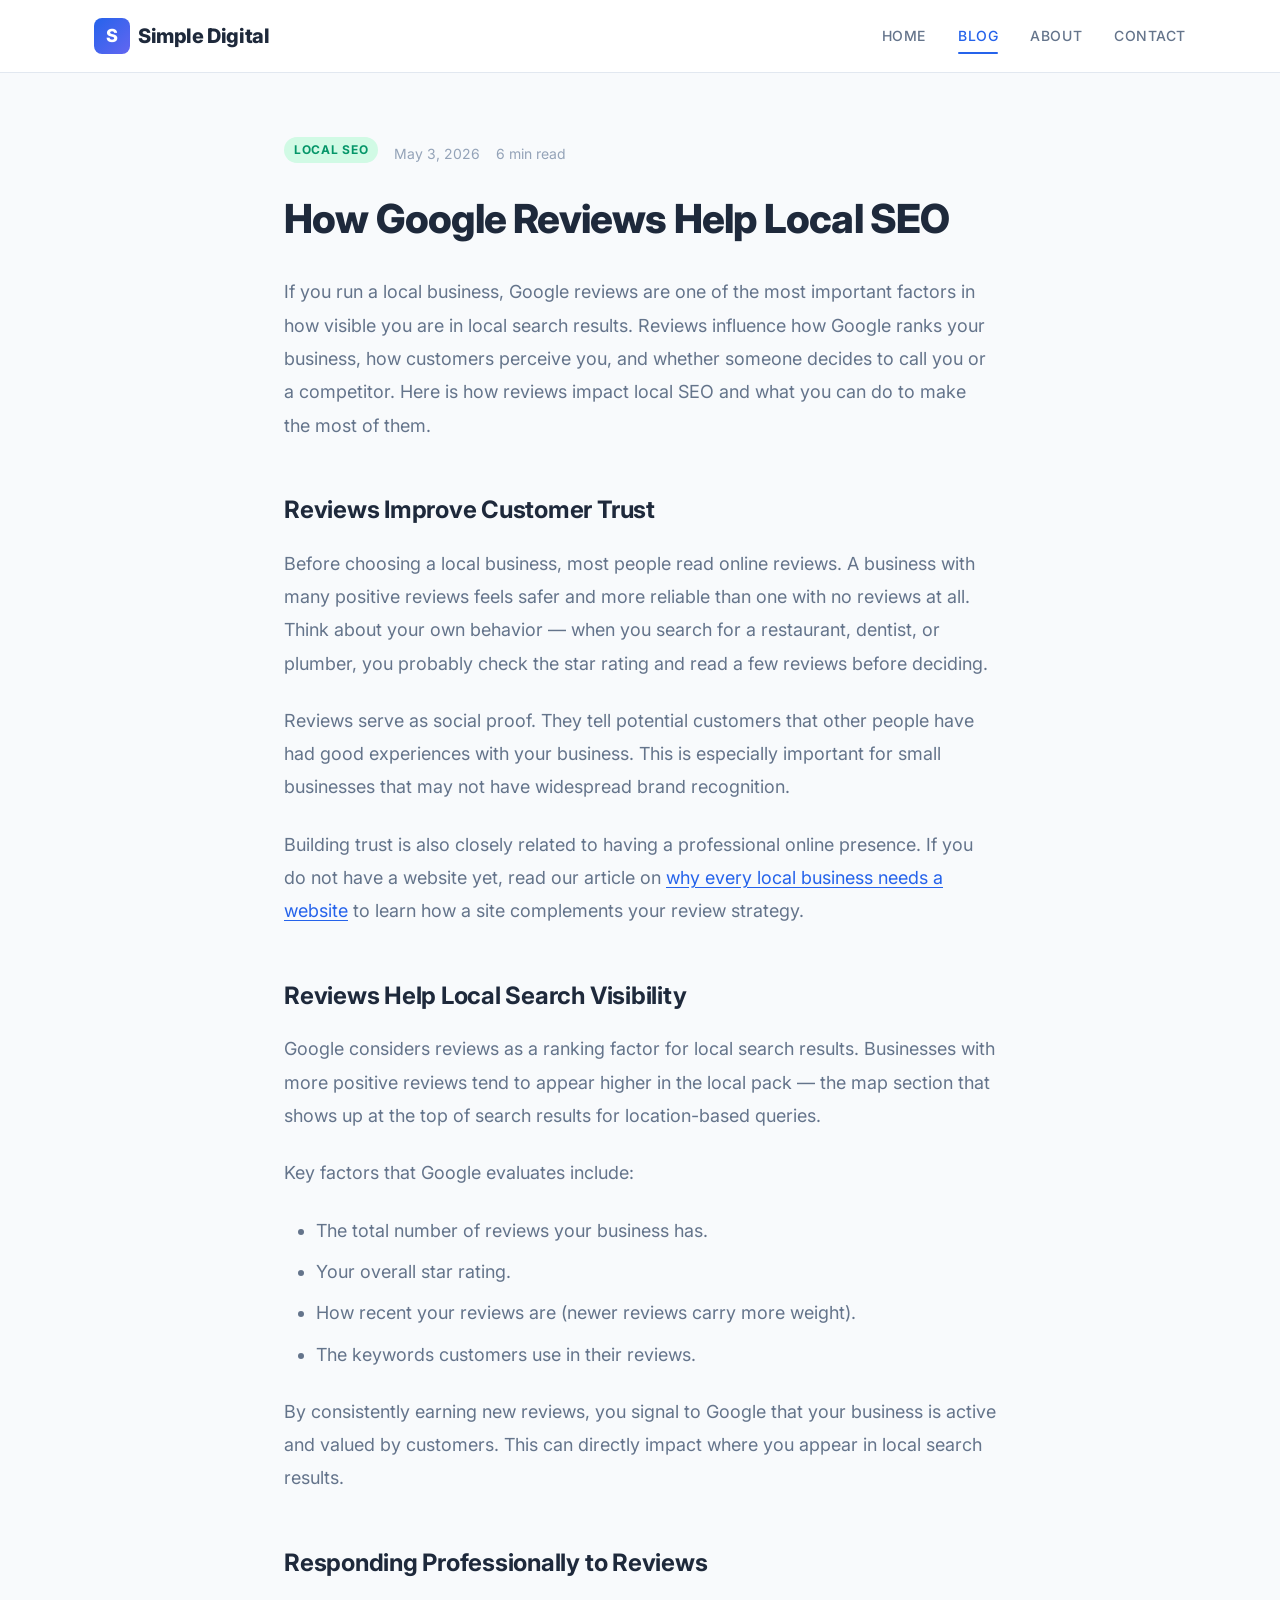
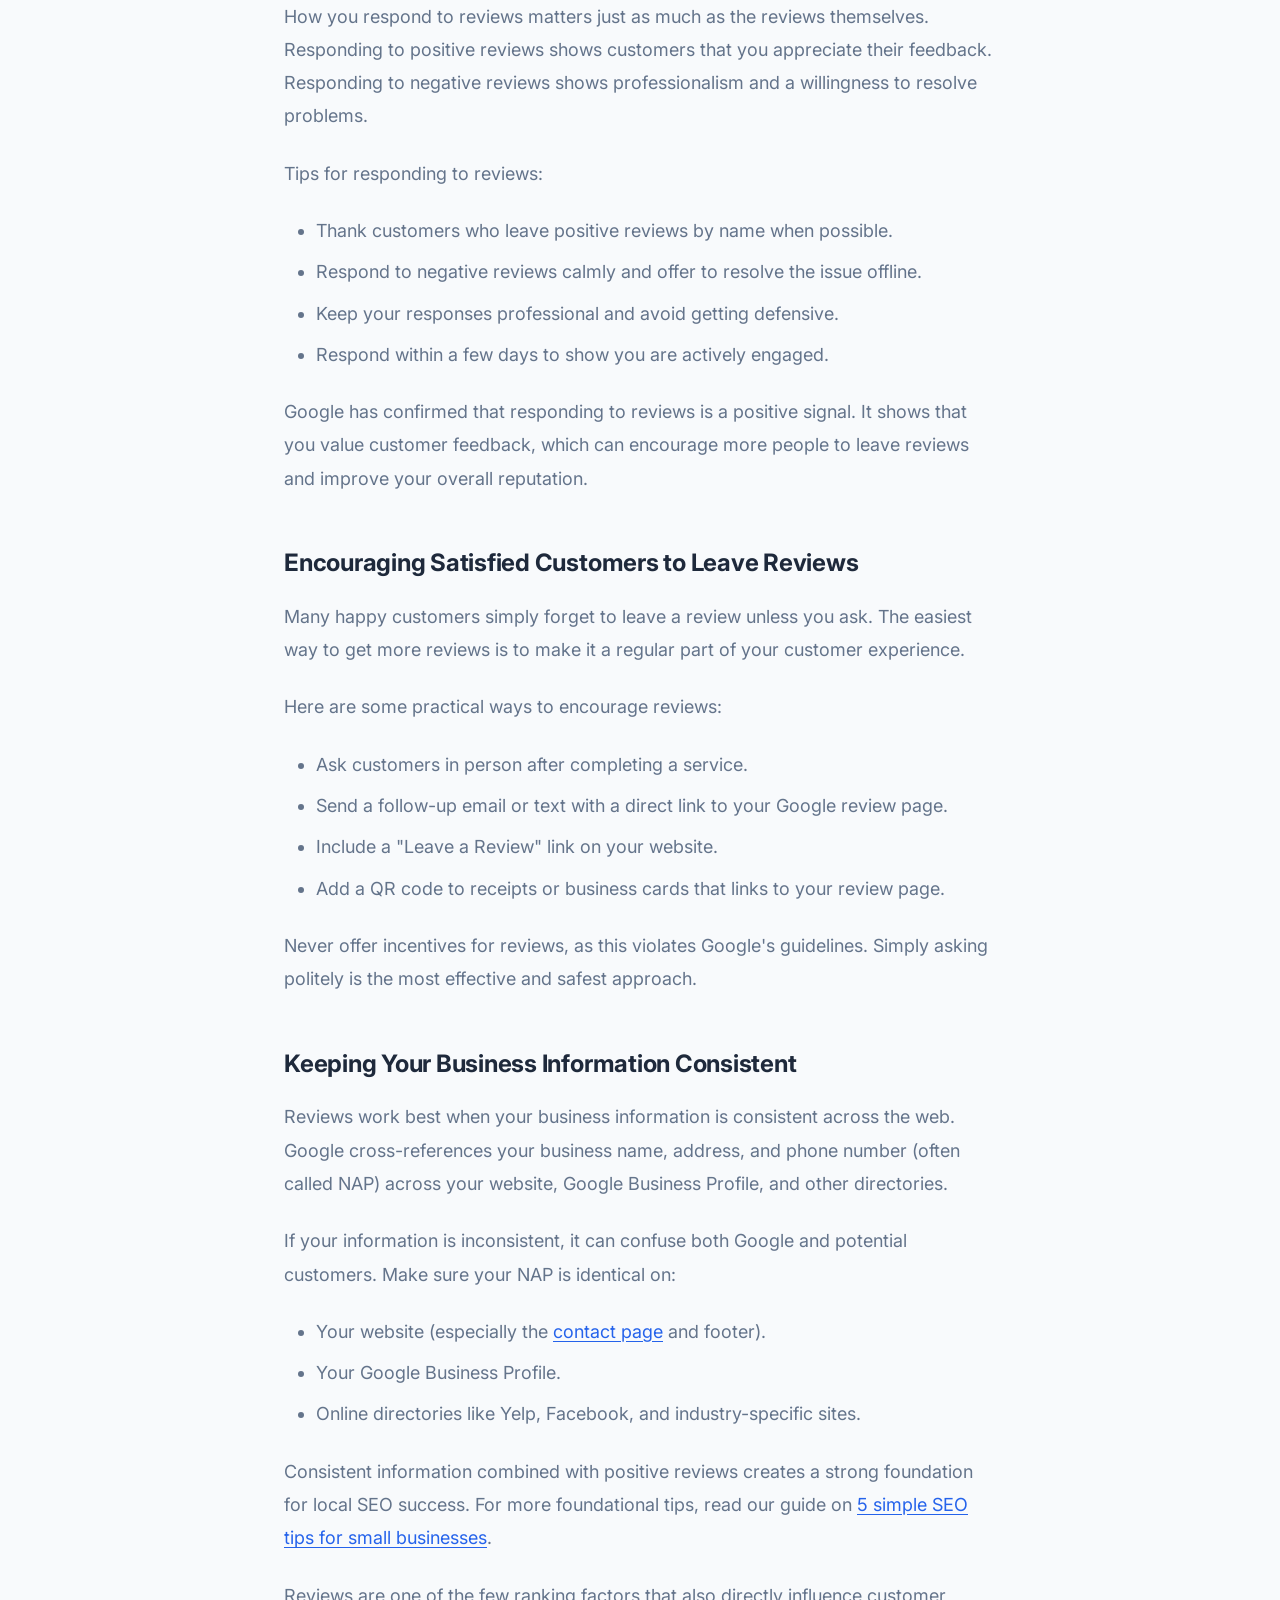
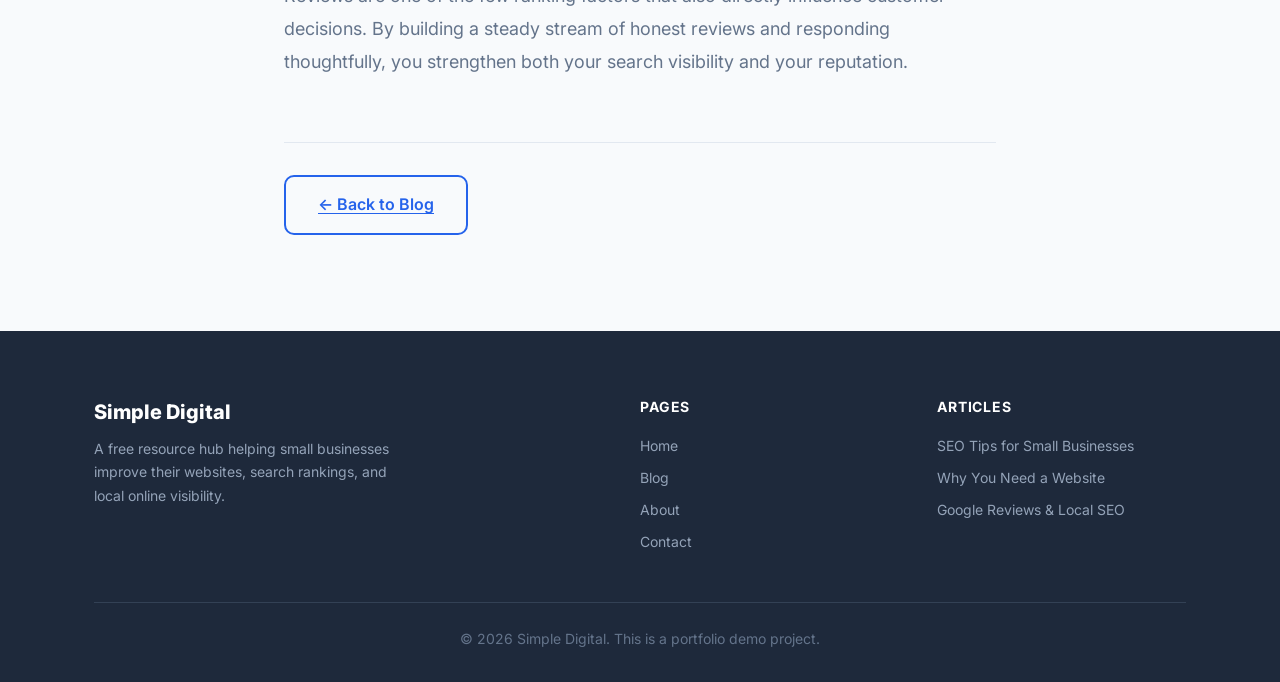
<file: post-3.html>
<!DOCTYPE html>
<html lang="en">
<head>
  <meta charset="UTF-8">
  <meta name="viewport" content="width=device-width, initial-scale=1.0">

  <!-- SEO: Unique title focused on Google reviews and local SEO -->
  <title>How Google Reviews Help Local SEO | Simple Digital</title>

  <!-- SEO: Unique meta description for this post -->
  <meta name="description" content="Learn how Google reviews improve your local search rankings, build customer trust, and help your small business stand out in local search results.">

  <link rel="stylesheet" href="css/style.css">
</head>
<body>

  <!-- ========== HEADER / NAVIGATION ========== -->
  <header class="site-header">
    <div class="container">
      <a href="index.html" class="brand" aria-label="Simple Digital — Home">
        <span class="brand-icon">S</span>
        Simple Digital
      </a>

      <button class="nav-toggle" id="nav-toggle" aria-label="Open navigation menu" aria-expanded="false">
        <span></span>
        <span></span>
        <span></span>
      </button>

      <nav class="nav-links" id="nav-links" aria-label="Main navigation">
        <a href="index.html">Home</a>
        <a href="blog.html" class="active">Blog</a>
        <a href="about.html">About</a>
        <a href="contact.html">Contact</a>
      </nav>
    </div>
  </header>

  <!-- ========== MAIN CONTENT ========== -->
  <main>
    <article class="post-page">
      <div class="container post-container">

        <div class="post-meta">
          <span class="card-category local-seo">Local SEO</span>
          <span class="date">May 3, 2026</span>
          <span class="read-time">6 min read</span>
        </div>

        <!-- SEO: Single H1 per page -->
        <h1>How Google Reviews Help Local SEO</h1>

        <p>If you run a local business, Google reviews are one of the most important factors in how visible you are in local search results. Reviews influence how Google ranks your business, how customers perceive you, and whether someone decides to call you or a competitor. Here is how reviews impact local SEO and what you can do to make the most of them.</p>

        <!-- SEO: H2 headings for proper heading hierarchy -->
        <h2>Reviews Improve Customer Trust</h2>

        <p>Before choosing a local business, most people read online reviews. A business with many positive reviews feels safer and more reliable than one with no reviews at all. Think about your own behavior — when you search for a restaurant, dentist, or plumber, you probably check the star rating and read a few reviews before deciding.</p>

        <p>Reviews serve as social proof. They tell potential customers that other people have had good experiences with your business. This is especially important for small businesses that may not have widespread brand recognition.</p>

        <p>Building trust is also closely related to having a professional online presence. If you do not have a website yet, read our article on <a href="post-2.html">why every local business needs a website</a> to learn how a site complements your review strategy.</p>

        <h2>Reviews Help Local Search Visibility</h2>

        <p>Google considers reviews as a ranking factor for local search results. Businesses with more positive reviews tend to appear higher in the local pack — the map section that shows up at the top of search results for location-based queries.</p>

        <p>Key factors that Google evaluates include:</p>

        <ul>
          <li>The total number of reviews your business has.</li>
          <li>Your overall star rating.</li>
          <li>How recent your reviews are (newer reviews carry more weight).</li>
          <li>The keywords customers use in their reviews.</li>
        </ul>

        <p>By consistently earning new reviews, you signal to Google that your business is active and valued by customers. This can directly impact where you appear in local search results.</p>

        <h2>Responding Professionally to Reviews</h2>

        <p>How you respond to reviews matters just as much as the reviews themselves. Responding to positive reviews shows customers that you appreciate their feedback. Responding to negative reviews shows professionalism and a willingness to resolve problems.</p>

        <p>Tips for responding to reviews:</p>

        <ul>
          <li>Thank customers who leave positive reviews by name when possible.</li>
          <li>Respond to negative reviews calmly and offer to resolve the issue offline.</li>
          <li>Keep your responses professional and avoid getting defensive.</li>
          <li>Respond within a few days to show you are actively engaged.</li>
        </ul>

        <p>Google has confirmed that responding to reviews is a positive signal. It shows that you value customer feedback, which can encourage more people to leave reviews and improve your overall reputation.</p>

        <h2>Encouraging Satisfied Customers to Leave Reviews</h2>

        <p>Many happy customers simply forget to leave a review unless you ask. The easiest way to get more reviews is to make it a regular part of your customer experience.</p>

        <p>Here are some practical ways to encourage reviews:</p>

        <ul>
          <li>Ask customers in person after completing a service.</li>
          <li>Send a follow-up email or text with a direct link to your Google review page.</li>
          <li>Include a "Leave a Review" link on your website.</li>
          <li>Add a QR code to receipts or business cards that links to your review page.</li>
        </ul>

        <p>Never offer incentives for reviews, as this violates Google's guidelines. Simply asking politely is the most effective and safest approach.</p>

        <h2>Keeping Your Business Information Consistent</h2>

        <p>Reviews work best when your business information is consistent across the web. Google cross-references your business name, address, and phone number (often called NAP) across your website, Google Business Profile, and other directories.</p>

        <p>If your information is inconsistent, it can confuse both Google and potential customers. Make sure your NAP is identical on:</p>

        <ul>
          <li>Your website (especially the <a href="contact.html">contact page</a> and footer).</li>
          <li>Your Google Business Profile.</li>
          <li>Online directories like Yelp, Facebook, and industry-specific sites.</li>
        </ul>

        <p>Consistent information combined with positive reviews creates a strong foundation for local SEO success. For more foundational tips, read our guide on <a href="post-1.html">5 simple SEO tips for small businesses</a>.</p>

        <p>Reviews are one of the few ranking factors that also directly influence customer decisions. By building a steady stream of honest reviews and responding thoughtfully, you strengthen both your search visibility and your reputation.</p>

        <!-- Back to Blog navigation -->
        <div class="post-nav">
          <a href="blog.html" class="btn btn-outline">← Back to Blog</a>
        </div>

      </div>
    </article>
  </main>

  <!-- ========== FOOTER ========== -->
  <footer class="site-footer">
    <div class="container">
      <div class="footer-grid">
        <div>
          <div class="footer-brand">Simple Digital</div>
          <p class="footer-desc">A free resource hub helping small businesses improve their websites, search rankings, and local online visibility.</p>
        </div>
        <div>
          <h3 class="footer-heading">Pages</h3>
          <div class="footer-links">
            <a href="index.html">Home</a>
            <a href="blog.html">Blog</a>
            <a href="about.html">About</a>
            <a href="contact.html">Contact</a>
          </div>
        </div>
        <div>
          <h3 class="footer-heading">Articles</h3>
          <div class="footer-links">
            <a href="post-1.html">SEO Tips for Small Businesses</a>
            <a href="post-2.html">Why You Need a Website</a>
            <a href="post-3.html">Google Reviews &amp; Local SEO</a>
          </div>
        </div>
      </div>
      <div class="footer-bottom">
        &copy; 2026 Simple Digital. This is a portfolio demo project.
      </div>
    </div>
  </footer>

  <script src="js/script.js"></script>
</body>
</html>
</file>
<file: css/style.css>
/* ============================================
   Simple Digital — Main Stylesheet
   A clean, professional blog template
   ============================================ */

/* ---------- Google Font Import ---------- */
@import url('https://fonts.googleapis.com/css2?family=Inter:wght@400;500;600;700;800&display=swap');

/* ---------- CSS Custom Properties (Design Tokens) ---------- */
:root {
  /* Primary palette — calm, professional blues */
  --color-primary: #2563eb;
  --color-primary-dark: #1d4ed8;
  --color-primary-light: #dbeafe;

  /* Accent — warm amber for CTAs */
  --color-accent: #f59e0b;
  --color-accent-dark: #d97706;

  /* Neutrals */
  --color-bg: #f8fafc;
  --color-surface: #ffffff;
  --color-border: #e2e8f0;
  --color-text: #1e293b;
  --color-text-secondary: #64748b;
  --color-text-light: #94a3b8;

  /* Category colors */
  --color-cat-seo: #2563eb;
  --color-cat-design: #7c3aed;
  --color-cat-local: #059669;

  /* Shadows */
  --shadow-sm: 0 1px 3px rgba(0, 0, 0, 0.06), 0 1px 2px rgba(0, 0, 0, 0.04);
  --shadow-md: 0 4px 12px rgba(0, 0, 0, 0.07), 0 2px 4px rgba(0, 0, 0, 0.04);
  --shadow-lg: 0 10px 30px rgba(0, 0, 0, 0.08), 0 4px 8px rgba(0, 0, 0, 0.04);

  /* Typography */
  --font-family: 'Inter', -apple-system, BlinkMacSystemFont, 'Segoe UI', Roboto, sans-serif;
  --font-size-sm: 0.875rem;
  --font-size-base: 1rem;
  --font-size-lg: 1.125rem;
  --font-size-xl: 1.25rem;
  --font-size-2xl: 1.5rem;
  --font-size-3xl: 2rem;
  --font-size-4xl: 2.5rem;
  --font-size-5xl: 3.25rem;

  /* Spacing */
  --space-xs: 0.25rem;
  --space-sm: 0.5rem;
  --space-md: 1rem;
  --space-lg: 1.5rem;
  --space-xl: 2rem;
  --space-2xl: 3rem;
  --space-3xl: 4rem;
  --space-4xl: 6rem;

  /* Layout */
  --max-width: 1140px;
  --border-radius: 10px;
  --border-radius-lg: 16px;

  /* Transitions */
  --transition-fast: 0.2s ease;
  --transition-base: 0.3s ease;
}

/* ---------- Reset & Base ---------- */
*,
*::before,
*::after {
  margin: 0;
  padding: 0;
  box-sizing: border-box;
}

html {
  scroll-behavior: smooth;
  -webkit-text-size-adjust: 100%;
}

body {
  font-family: var(--font-family);
  font-size: var(--font-size-base);
  line-height: 1.7;
  color: var(--color-text);
  background-color: var(--color-bg);
  -webkit-font-smoothing: antialiased;
  -moz-osx-font-smoothing: grayscale;
}

img {
  max-width: 100%;
  height: auto;
  display: block;
}

a {
  color: var(--color-primary);
  text-decoration: none;
  transition: color var(--transition-fast);
}

a:hover {
  color: var(--color-primary-dark);
}

ul,
ol {
  list-style: none;
}

/* ---------- Utility ---------- */
.container {
  width: 100%;
  max-width: var(--max-width);
  margin: 0 auto;
  padding: 0 var(--space-lg);
}

.sr-only {
  position: absolute;
  width: 1px;
  height: 1px;
  padding: 0;
  margin: -1px;
  overflow: hidden;
  clip: rect(0, 0, 0, 0);
  white-space: nowrap;
  border: 0;
}

/* ============================================
   HEADER & NAVIGATION
   ============================================ */
.site-header {
  background: var(--color-surface);
  border-bottom: 1px solid var(--color-border);
  position: sticky;
  top: 0;
  z-index: 1000;
  backdrop-filter: blur(12px);
  background: rgba(255, 255, 255, 0.92);
}

.site-header .container {
  display: flex;
  align-items: center;
  justify-content: space-between;
  height: 72px;
}

/* Brand logo / name */
.brand {
  display: flex;
  align-items: center;
  gap: var(--space-sm);
  font-weight: 800;
  font-size: var(--font-size-xl);
  color: var(--color-text);
  text-decoration: none;
  letter-spacing: -0.02em;
}

.brand:hover {
  color: var(--color-primary);
}

.brand-icon {
  width: 36px;
  height: 36px;
  background: linear-gradient(135deg, var(--color-primary), #6366f1);
  border-radius: 8px;
  display: flex;
  align-items: center;
  justify-content: center;
  color: #fff;
  font-size: var(--font-size-lg);
  font-weight: 800;
  flex-shrink: 0;
}

/* Desktop navigation */
.nav-links {
  display: flex;
  gap: var(--space-xl);
  align-items: center;
}

.nav-links a {
  color: var(--color-text-secondary);
  font-weight: 500;
  font-size: var(--font-size-sm);
  text-transform: uppercase;
  letter-spacing: 0.04em;
  padding: var(--space-xs) 0;
  position: relative;
  transition: color var(--transition-fast);
}

.nav-links a::after {
  content: '';
  position: absolute;
  bottom: -2px;
  left: 0;
  width: 0;
  height: 2px;
  background: var(--color-primary);
  border-radius: 2px;
  transition: width var(--transition-base);
}

.nav-links a:hover,
.nav-links a.active {
  color: var(--color-primary);
}

.nav-links a:hover::after,
.nav-links a.active::after {
  width: 100%;
}

/* Mobile hamburger button */
.nav-toggle {
  display: none;
  background: none;
  border: none;
  cursor: pointer;
  padding: var(--space-sm);
  flex-direction: column;
  gap: 5px;
}

.nav-toggle span {
  display: block;
  width: 24px;
  height: 2.5px;
  background: var(--color-text);
  border-radius: 2px;
  transition: var(--transition-base);
  transform-origin: center;
}

/* Hamburger animation when open */
.nav-toggle.open span:nth-child(1) {
  transform: translateY(7.5px) rotate(45deg);
}

.nav-toggle.open span:nth-child(2) {
  opacity: 0;
}

.nav-toggle.open span:nth-child(3) {
  transform: translateY(-7.5px) rotate(-45deg);
}

/* ============================================
   HERO SECTION
   ============================================ */
.hero {
  padding: var(--space-4xl) 0;
  background: linear-gradient(160deg, #eff6ff 0%, #f0f4ff 40%, #f8fafc 100%);
  position: relative;
  overflow: hidden;
}

/* Subtle decorative circles */
.hero::before,
.hero::after {
  content: '';
  position: absolute;
  border-radius: 50%;
  opacity: 0.12;
  pointer-events: none;
}

.hero::before {
  width: 500px;
  height: 500px;
  background: var(--color-primary);
  top: -200px;
  right: -100px;
}

.hero::after {
  width: 300px;
  height: 300px;
  background: #6366f1;
  bottom: -120px;
  left: -80px;
}

.hero .container {
  position: relative;
  z-index: 1;
  text-align: center;
  max-width: 780px;
}

.hero-label {
  display: inline-block;
  background: var(--color-primary-light);
  color: var(--color-primary);
  font-size: var(--font-size-sm);
  font-weight: 600;
  padding: var(--space-xs) var(--space-md);
  border-radius: 50px;
  margin-bottom: var(--space-lg);
  letter-spacing: 0.02em;
}

/* SEO: The page heading (H1) is inside the hero */
.hero h1 {
  font-size: var(--font-size-5xl);
  font-weight: 800;
  line-height: 1.15;
  letter-spacing: -0.03em;
  color: var(--color-text);
  margin-bottom: var(--space-lg);
}

.hero p {
  font-size: var(--font-size-lg);
  color: var(--color-text-secondary);
  max-width: 600px;
  margin: 0 auto var(--space-xl);
  line-height: 1.8;
}

.hero-actions {
  display: flex;
  justify-content: center;
  gap: var(--space-md);
  flex-wrap: wrap;
}

/* ---------- Buttons ---------- */
.btn {
  display: inline-flex;
  align-items: center;
  gap: var(--space-sm);
  padding: 14px 32px;
  font-family: var(--font-family);
  font-size: var(--font-size-base);
  font-weight: 600;
  border: none;
  border-radius: var(--border-radius);
  cursor: pointer;
  transition: all var(--transition-base);
  text-decoration: none;
}

.btn-primary {
  background: var(--color-primary);
  color: #ffffff;
  box-shadow: 0 4px 14px rgba(37, 99, 235, 0.3);
}

.btn-primary:hover {
  background: var(--color-primary-dark);
  color: #ffffff;
  transform: translateY(-2px);
  box-shadow: 0 6px 20px rgba(37, 99, 235, 0.35);
}

.btn-outline {
  background: transparent;
  color: var(--color-primary);
  border: 2px solid var(--color-primary);
}

.btn-outline:hover {
  background: var(--color-primary);
  color: #ffffff;
  transform: translateY(-2px);
}

.btn-secondary {
  background: var(--color-text);
  color: #ffffff;
}

.btn-secondary:hover {
  background: #0f172a;
  color: #ffffff;
  transform: translateY(-2px);
}

/* ============================================
   SECTIONS — General
   ============================================ */
.section {
  padding: var(--space-4xl) 0;
}

.section-header {
  text-align: center;
  margin-bottom: var(--space-3xl);
}

.section-header h2 {
  font-size: var(--font-size-3xl);
  font-weight: 800;
  letter-spacing: -0.02em;
  margin-bottom: var(--space-sm);
}

.section-header p {
  font-size: var(--font-size-lg);
  color: var(--color-text-secondary);
  max-width: 560px;
  margin: 0 auto;
}

/* ============================================
   BLOG CARDS (used on Home & Blog pages)
   ============================================ */
.card-grid {
  display: grid;
  grid-template-columns: repeat(3, 1fr);
  gap: var(--space-xl);
}

.card {
  background: var(--color-surface);
  border-radius: var(--border-radius-lg);
  overflow: hidden;
  box-shadow: var(--shadow-sm);
  border: 1px solid var(--color-border);
  transition: transform var(--transition-base), box-shadow var(--transition-base);
  display: flex;
  flex-direction: column;
}

.card:hover {
  transform: translateY(-6px);
  box-shadow: var(--shadow-lg);
}

/* Visual placeholder for card thumbnails */
.card-image {
  height: 200px;
  display: flex;
  align-items: center;
  justify-content: center;
  font-size: 3rem;
  position: relative;
  overflow: hidden;
}

.card-image::after {
  content: '';
  position: absolute;
  inset: 0;
  background: linear-gradient(180deg, transparent 50%, rgba(0, 0, 0, 0.04) 100%);
}

.card-image.seo-basics {
  background: linear-gradient(135deg, #dbeafe, #bfdbfe);
}

.card-image.web-design {
  background: linear-gradient(135deg, #ede9fe, #ddd6fe);
}

.card-image.local-seo {
  background: linear-gradient(135deg, #d1fae5, #a7f3d0);
}

.card-body {
  padding: var(--space-lg);
  display: flex;
  flex-direction: column;
  flex: 1;
}

.card-category {
  display: inline-block;
  font-size: 0.75rem;
  font-weight: 700;
  text-transform: uppercase;
  letter-spacing: 0.06em;
  padding: 3px 10px;
  border-radius: 50px;
  margin-bottom: var(--space-sm);
  width: fit-content;
}

.card-category.seo-basics {
  background: #dbeafe;
  color: var(--color-cat-seo);
}

.card-category.web-design {
  background: #ede9fe;
  color: var(--color-cat-design);
}

.card-category.local-seo {
  background: #d1fae5;
  color: var(--color-cat-local);
}

.card-body h3 {
  font-size: var(--font-size-xl);
  font-weight: 700;
  line-height: 1.35;
  margin-bottom: var(--space-sm);
  letter-spacing: -0.01em;
}

.card-body h3 a {
  color: var(--color-text);
  text-decoration: none;
}

.card-body h3 a:hover {
  color: var(--color-primary);
}

.card-body p {
  color: var(--color-text-secondary);
  font-size: var(--font-size-sm);
  line-height: 1.7;
  flex: 1;
}

.card-footer {
  padding: 0 var(--space-lg) var(--space-lg);
}

.card-link {
  font-size: var(--font-size-sm);
  font-weight: 600;
  color: var(--color-primary);
  display: inline-flex;
  align-items: center;
  gap: 6px;
  transition: gap var(--transition-base), color var(--transition-fast);
}

.card-link:hover {
  gap: 10px;
  color: var(--color-primary-dark);
}

.card-link::after {
  content: '→';
}

/* ============================================
   BLOG POST PAGE
   ============================================ */
.post-page {
  padding: var(--space-3xl) 0 var(--space-4xl);
}

.post-container {
  max-width: 760px;
  margin: 0 auto;
}

.post-meta {
  display: flex;
  align-items: center;
  gap: var(--space-md);
  margin-bottom: var(--space-lg);
  flex-wrap: wrap;
}

.post-meta .date {
  font-size: var(--font-size-sm);
  color: var(--color-text-light);
}

.post-meta .read-time {
  font-size: var(--font-size-sm);
  color: var(--color-text-light);
}

.post-container h1 {
  font-size: var(--font-size-4xl);
  font-weight: 800;
  line-height: 1.2;
  letter-spacing: -0.02em;
  margin-bottom: var(--space-xl);
}

.post-container h2 {
  font-size: var(--font-size-2xl);
  font-weight: 700;
  margin-top: var(--space-2xl);
  margin-bottom: var(--space-md);
  letter-spacing: -0.01em;
  color: var(--color-text);
}

.post-container p {
  margin-bottom: var(--space-lg);
  color: var(--color-text-secondary);
  font-size: var(--font-size-lg);
  line-height: 1.85;
}

.post-container ul,
.post-container ol {
  margin-bottom: var(--space-lg);
  padding-left: var(--space-xl);
  color: var(--color-text-secondary);
  font-size: var(--font-size-lg);
  line-height: 1.85;
}

.post-container ul {
  list-style: disc;
}

.post-container ol {
  list-style: decimal;
}

.post-container li {
  margin-bottom: var(--space-sm);
}

.post-container a {
  color: var(--color-primary);
  text-decoration: underline;
  text-underline-offset: 3px;
}

.post-container a:hover {
  color: var(--color-primary-dark);
}

.post-nav {
  margin-top: var(--space-3xl);
  padding-top: var(--space-xl);
  border-top: 1px solid var(--color-border);
}

/* ============================================
   PAGE HEADER (Blog listing, About, Contact)
   ============================================ */
.page-header {
  padding: var(--space-3xl) 0 var(--space-xl);
  background: linear-gradient(160deg, #eff6ff 0%, #f8fafc 100%);
  text-align: center;
}

.page-header h1 {
  font-size: var(--font-size-4xl);
  font-weight: 800;
  letter-spacing: -0.02em;
  margin-bottom: var(--space-md);
}

.page-header p {
  font-size: var(--font-size-lg);
  color: var(--color-text-secondary);
  max-width: 560px;
  margin: 0 auto;
  line-height: 1.8;
}

/* ============================================
   ABOUT PAGE
   ============================================ */
.about-content {
  max-width: 760px;
  margin: 0 auto;
  padding: var(--space-3xl) var(--space-lg);
}

.about-content h2 {
  font-size: var(--font-size-2xl);
  font-weight: 700;
  margin-top: var(--space-2xl);
  margin-bottom: var(--space-md);
  letter-spacing: -0.01em;
}

.about-content p {
  color: var(--color-text-secondary);
  font-size: var(--font-size-lg);
  line-height: 1.85;
  margin-bottom: var(--space-lg);
}

.skills-grid {
  display: grid;
  grid-template-columns: repeat(auto-fit, minmax(220px, 1fr));
  gap: var(--space-md);
  margin-top: var(--space-lg);
}

.skill-item {
  background: var(--color-surface);
  border: 1px solid var(--color-border);
  border-radius: var(--border-radius);
  padding: var(--space-lg);
  text-align: center;
  transition: transform var(--transition-base), box-shadow var(--transition-base);
}

.skill-item:hover {
  transform: translateY(-4px);
  box-shadow: var(--shadow-md);
}

.skill-icon {
  font-size: 2rem;
  margin-bottom: var(--space-sm);
}

.skill-item h3 {
  font-size: var(--font-size-base);
  font-weight: 600;
  margin-bottom: var(--space-xs);
}

.skill-item p {
  font-size: var(--font-size-sm);
  color: var(--color-text-light);
  margin-bottom: 0;
}

/* ============================================
   CONTACT FORM
   ============================================ */
.contact-section {
  max-width: 620px;
  margin: 0 auto;
  padding: var(--space-3xl) var(--space-lg);
}

.form-group {
  margin-bottom: var(--space-lg);
}

.form-group label {
  display: block;
  font-weight: 600;
  font-size: var(--font-size-sm);
  color: var(--color-text);
  margin-bottom: var(--space-sm);
}

.form-group input,
.form-group select,
.form-group textarea {
  width: 100%;
  padding: 14px 16px;
  font-family: var(--font-family);
  font-size: var(--font-size-base);
  color: var(--color-text);
  background: var(--color-surface);
  border: 2px solid var(--color-border);
  border-radius: var(--border-radius);
  transition: border-color var(--transition-fast), box-shadow var(--transition-fast);
  outline: none;
}

.form-group input:focus,
.form-group select:focus,
.form-group textarea:focus {
  border-color: var(--color-primary);
  box-shadow: 0 0 0 4px rgba(37, 99, 235, 0.1);
}

.form-group input.error,
.form-group textarea.error {
  border-color: #ef4444;
  box-shadow: 0 0 0 4px rgba(239, 68, 68, 0.1);
}

.form-group textarea {
  min-height: 160px;
  resize: vertical;
}

.form-error {
  color: #ef4444;
  font-size: var(--font-size-sm);
  margin-top: var(--space-xs);
  display: none;
}

.form-error.visible {
  display: block;
}

.form-success {
  background: #d1fae5;
  color: #065f46;
  padding: var(--space-lg);
  border-radius: var(--border-radius);
  text-align: center;
  font-weight: 600;
  display: none;
  animation: fadeIn 0.4s ease;
}

.form-success.visible {
  display: block;
}

@keyframes fadeIn {
  from {
    opacity: 0;
    transform: translateY(-8px);
  }
  to {
    opacity: 1;
    transform: translateY(0);
  }
}

/* ============================================
   FOOTER
   ============================================ */
.site-footer {
  background: var(--color-text);
  color: #cbd5e1;
  padding: var(--space-3xl) 0 var(--space-xl);
}

.footer-grid {
  display: grid;
  grid-template-columns: 2fr 1fr 1fr;
  gap: var(--space-2xl);
  margin-bottom: var(--space-2xl);
}

.footer-brand {
  font-size: var(--font-size-xl);
  font-weight: 800;
  color: #ffffff;
  margin-bottom: var(--space-sm);
}

.footer-desc {
  font-size: var(--font-size-sm);
  line-height: 1.7;
  color: #94a3b8;
  max-width: 320px;
}

.footer-heading {
  font-size: var(--font-size-sm);
  font-weight: 700;
  text-transform: uppercase;
  letter-spacing: 0.06em;
  color: #ffffff;
  margin-bottom: var(--space-md);
}

.footer-links {
  display: flex;
  flex-direction: column;
  gap: var(--space-sm);
}

.footer-links a {
  color: #94a3b8;
  font-size: var(--font-size-sm);
  transition: color var(--transition-fast);
}

.footer-links a:hover {
  color: #ffffff;
}

.footer-bottom {
  border-top: 1px solid #334155;
  padding-top: var(--space-lg);
  text-align: center;
  font-size: var(--font-size-sm);
  color: #64748b;
}

/* ============================================
   RESPONSIVE — Tablet (max 900px)
   ============================================ */
@media (max-width: 900px) {
  .card-grid {
    grid-template-columns: repeat(2, 1fr);
  }

  .footer-grid {
    grid-template-columns: 1fr 1fr;
  }

  .hero h1 {
    font-size: var(--font-size-4xl);
  }
}

/* ============================================
   RESPONSIVE — Mobile (max 640px)
   ============================================ */
@media (max-width: 640px) {
  /* Show hamburger, hide links */
  .nav-toggle {
    display: flex;
  }

  .nav-links {
    display: none;
    position: absolute;
    top: 72px;
    left: 0;
    right: 0;
    background: var(--color-surface);
    border-bottom: 1px solid var(--color-border);
    flex-direction: column;
    padding: var(--space-lg);
    gap: var(--space-md);
    box-shadow: var(--shadow-md);
  }

  .nav-links.open {
    display: flex;
  }

  .nav-links a {
    font-size: var(--font-size-base);
    padding: var(--space-sm) 0;
  }

  /* Hero */
  .hero {
    padding: var(--space-2xl) 0;
  }

  .hero h1 {
    font-size: var(--font-size-3xl);
  }

  .hero p {
    font-size: var(--font-size-base);
  }

  /* Cards */
  .card-grid {
    grid-template-columns: 1fr;
  }

  /* Section */
  .section {
    padding: var(--space-2xl) 0;
  }

  .section-header h2 {
    font-size: var(--font-size-2xl);
  }

  /* Page header */
  .page-header h1 {
    font-size: var(--font-size-3xl);
  }

  /* Post */
  .post-container h1 {
    font-size: var(--font-size-2xl);
  }

  .post-container h2 {
    font-size: var(--font-size-xl);
  }

  .post-container p,
  .post-container li {
    font-size: var(--font-size-base);
  }

  /* Footer */
  .footer-grid {
    grid-template-columns: 1fr;
    gap: var(--space-xl);
  }

  /* Buttons */
  .btn {
    padding: 12px 24px;
    font-size: var(--font-size-sm);
  }

  .hero-actions {
    width: 100%;
  }
}
</file>
